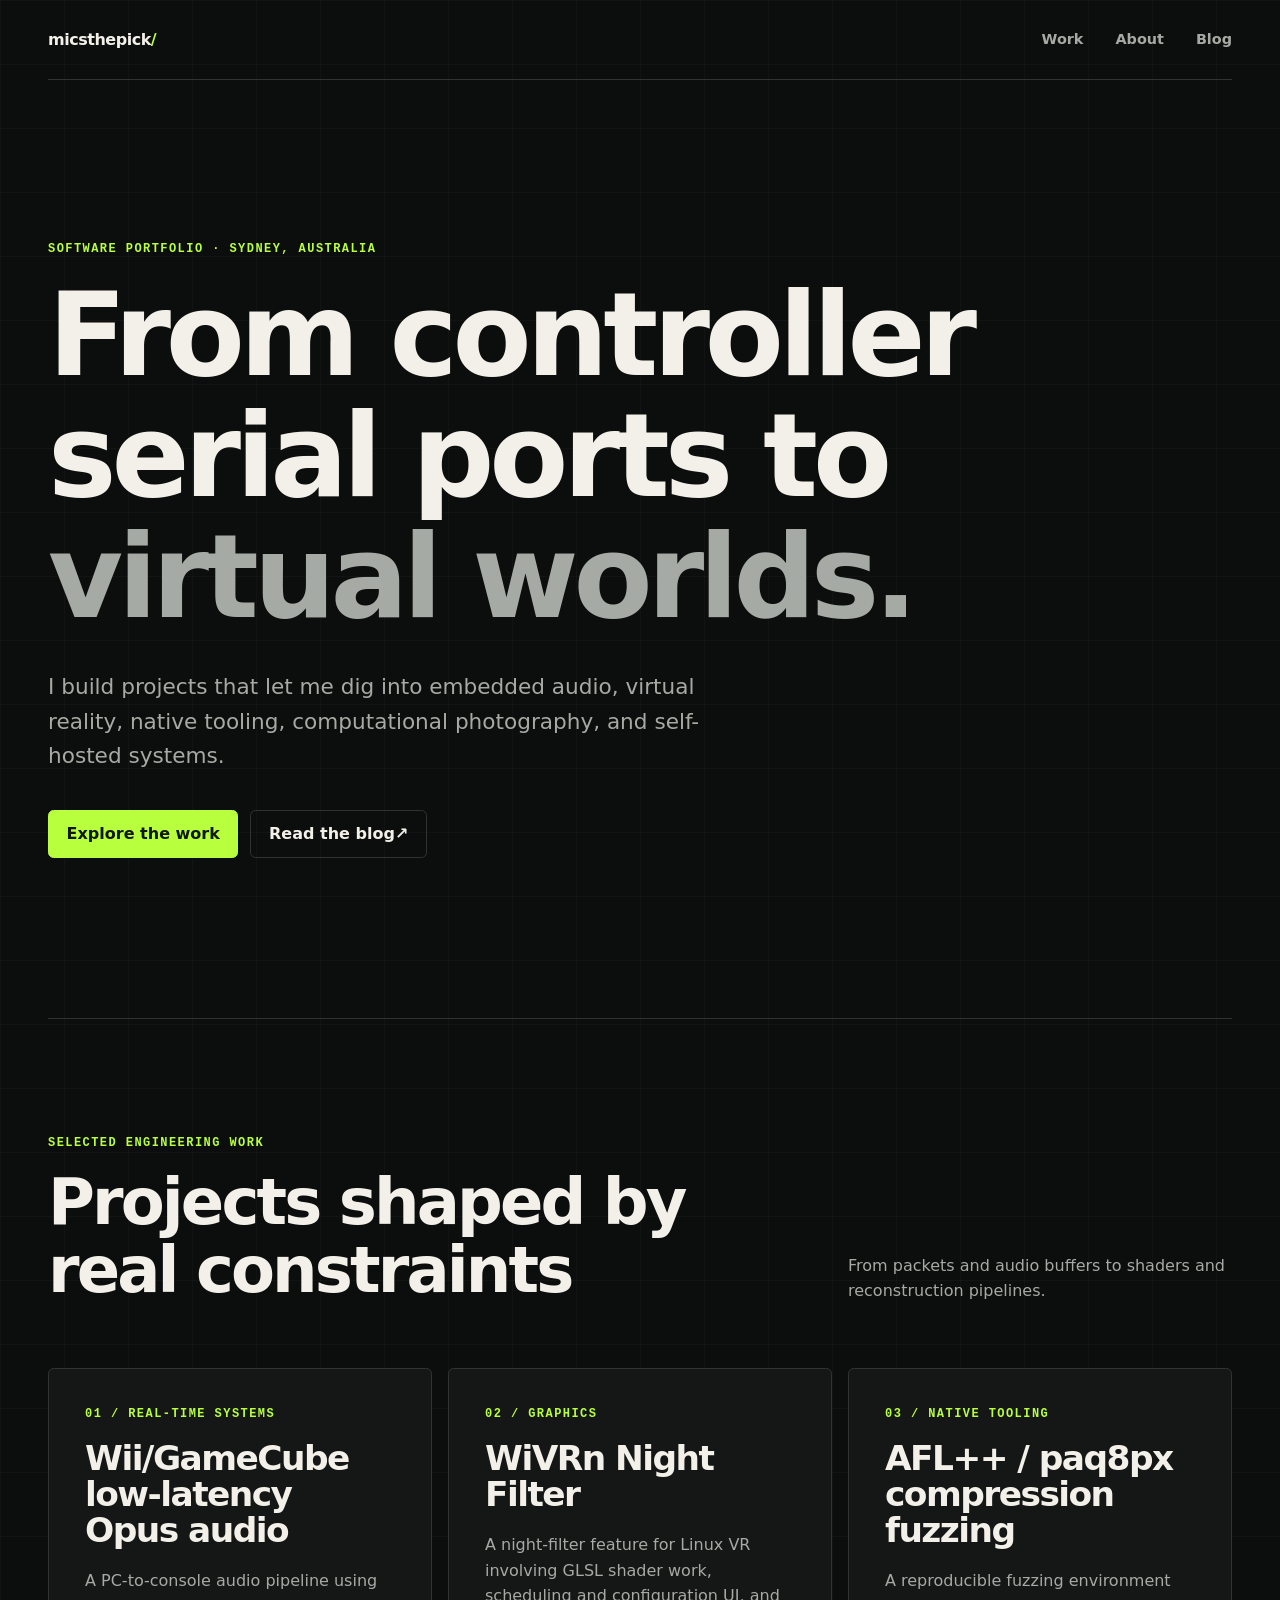
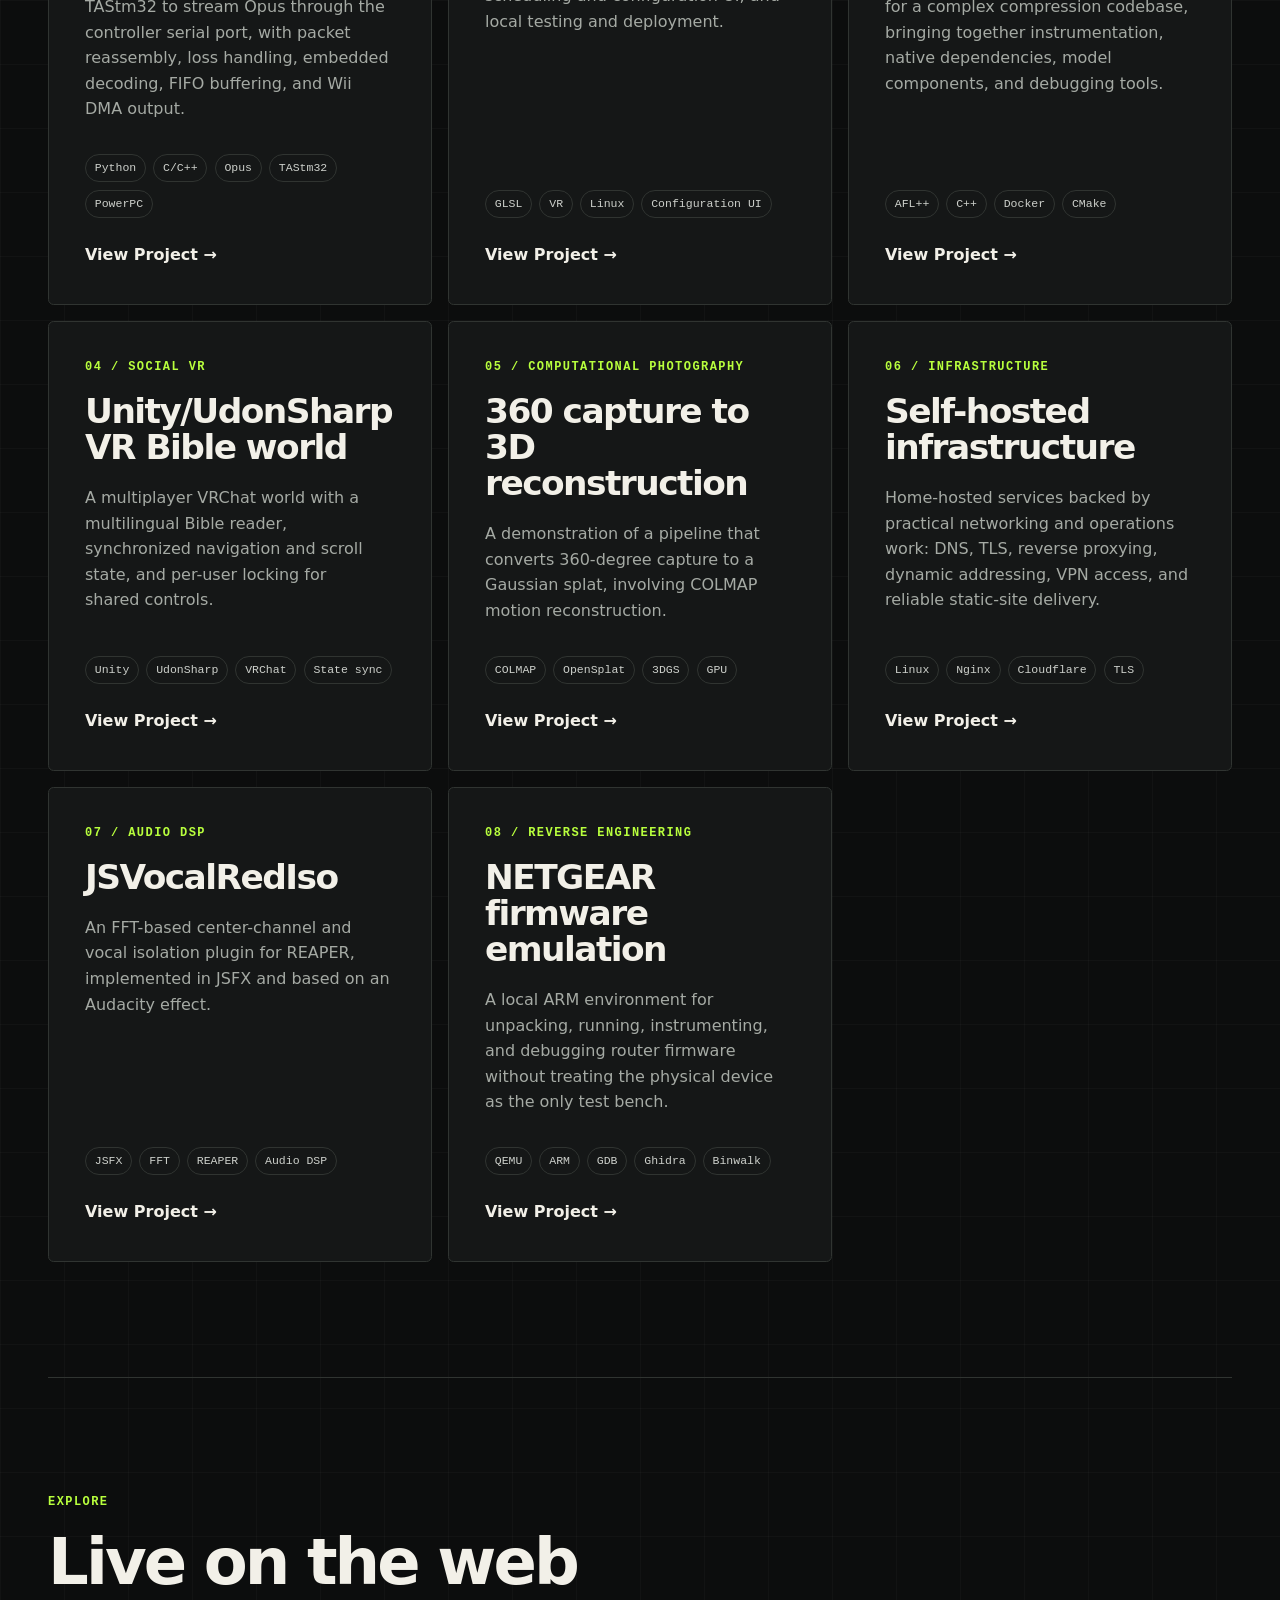
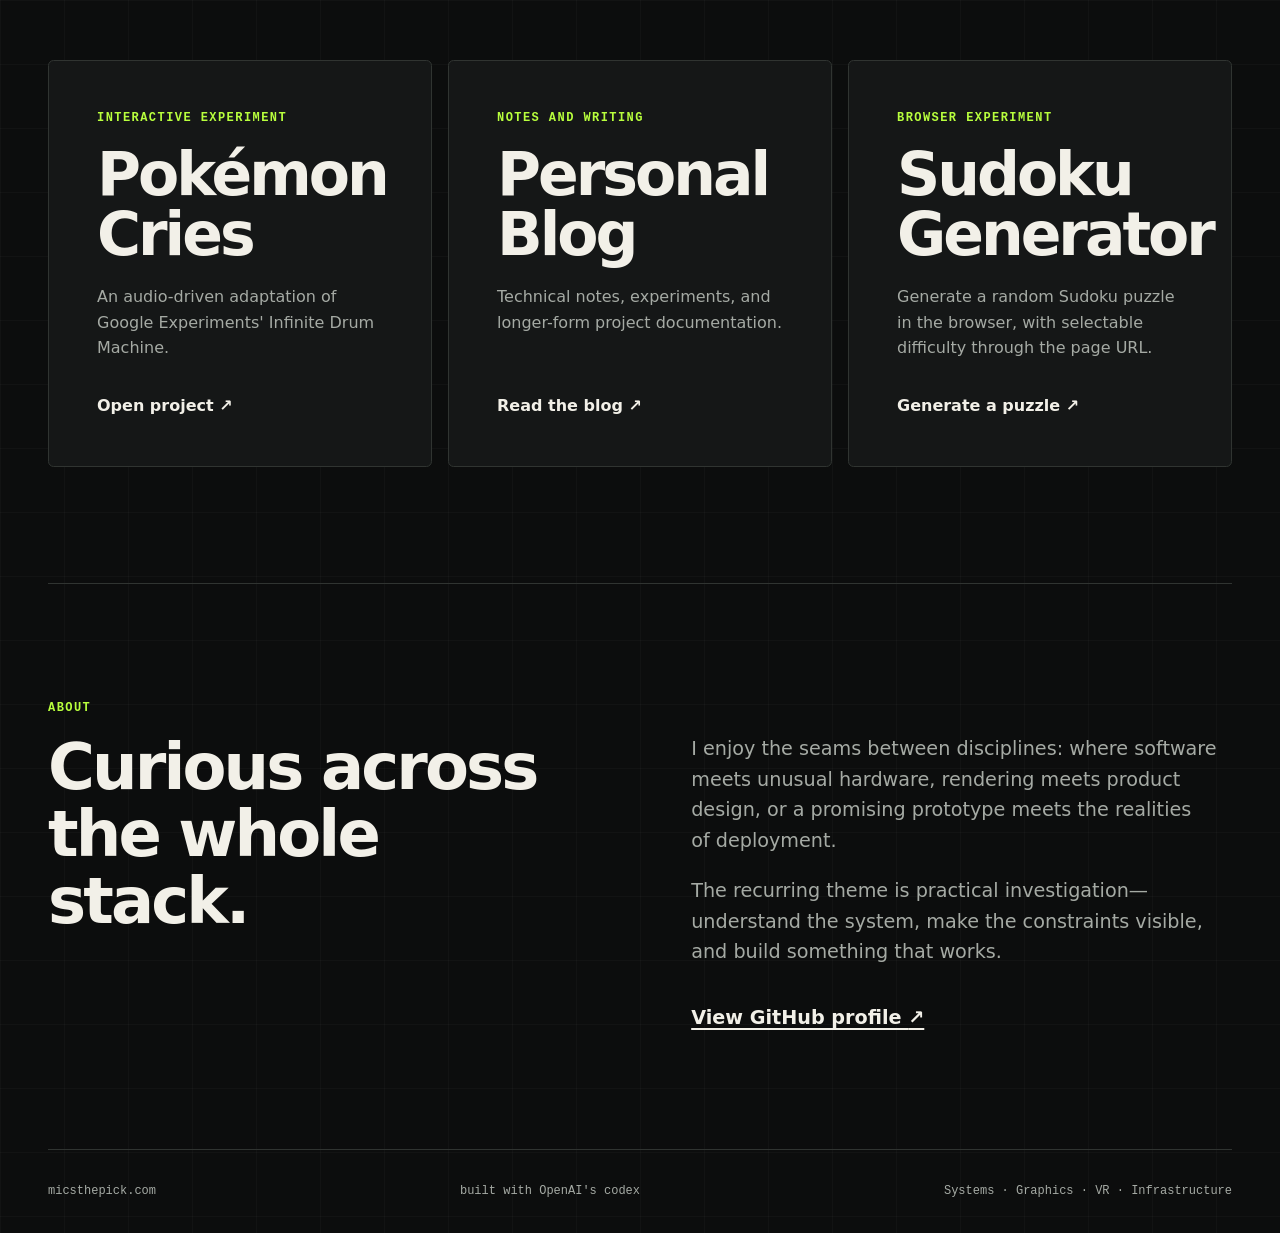
<file: index.html>
<!doctype html>
<html lang="en">
<head>
  <meta charset="utf-8">
  <meta name="viewport" content="width=device-width, initial-scale=1">
  <meta name="description" content="Selected systems, graphics, VR, and infrastructure projects by micsthepick.">
  <meta name="color-scheme" content="dark">
  <title>micsthepick — Software portfolio</title>
  <link rel="stylesheet" href="/styles.css">
</head>
<body>
  <a class="skip-link" href="#main">Skip to content</a>

  <header class="site-header">
    <a class="wordmark" href="/" aria-label="micsthepick home">micsthepick<span aria-hidden="true">/</span></a>
    <nav aria-label="Primary navigation">
      <a href="#work">Work</a>
      <a href="#about">About</a>
      <a href="/blog">Blog</a>
    </nav>
  </header>

  <main id="main">
    <section class="hero" aria-labelledby="hero-title">
      <p class="eyebrow">Software portfolio · Sydney, Australia</p>
      <h1 id="hero-title">From controller serial ports to <span>virtual worlds.</span></h1>
      <p class="hero-copy">I build projects that let me dig into embedded audio, virtual reality, native tooling, computational photography, and self-hosted systems.</p>
      <div class="hero-actions">
        <a class="button button-primary" href="#work">Explore the work</a>
        <a class="button" href="/blog">Read the blog <span aria-hidden="true">↗</span></a>
      </div>
    </section>

    <section class="work section" id="work" aria-labelledby="work-title">
      <div class="section-heading">
        <div>
          <p class="eyebrow">Selected engineering work</p>
          <h2 id="work-title">Projects shaped by real constraints</h2>
        </div>
        <p>From packets and audio buffers to shaders and reconstruction pipelines.</p>
      </div>

      <div class="project-grid">
        <a class="project-card" href="/projects/wii-gc-audio/">
          <p class="project-number">01 / Real-time systems</p>
          <h3>Wii/GameCube low-latency Opus audio</h3>
          <p>A PC-to-console audio pipeline using TAStm32 to stream Opus through the controller serial port, with packet reassembly, loss handling, embedded decoding, FIFO buffering, and Wii DMA output.</p>
          <ul class="tags" aria-label="Technologies">
            <li>Python</li><li>C/C++</li><li>Opus</li><li>TAStm32</li><li>PowerPC</li>
          </ul>
          <span class="project-link">View Project <span aria-hidden="true">→</span></span>
        </a>

        <a class="project-card" href="/projects/wivrn-greyscale/">
          <p class="project-number">02 / Graphics</p>
          <h3>WiVRn Night Filter</h3>
          <p>A night-filter feature for Linux VR involving GLSL shader work, scheduling and configuration UI, and local testing and deployment.</p>
          <ul class="tags" aria-label="Technologies">
            <li>GLSL</li><li>VR</li><li>Linux</li><li>Configuration UI</li>
          </ul>
          <span class="project-link">View Project <span aria-hidden="true">→</span></span>
        </a>

        <a class="project-card" href="/projects/paq8px-fuzzing/">
          <p class="project-number">03 / Native tooling</p>
          <h3>AFL++ / paq8px compression fuzzing</h3>
          <p>A reproducible fuzzing environment for a complex compression codebase, bringing together instrumentation, native dependencies, model components, and debugging tools.</p>
          <ul class="tags" aria-label="Technologies">
            <li>AFL++</li><li>C++</li><li>Docker</li><li>CMake</li>
          </ul>
          <span class="project-link">View Project <span aria-hidden="true">→</span></span>
        </a>

        <a class="project-card" href="/projects/vrchat-bible-world/">
          <p class="project-number">04 / Social VR</p>
          <h3>Unity/UdonSharp VR Bible world</h3>
          <p>A multiplayer VRChat world with a multilingual Bible reader, synchronized navigation and scroll state, and per-user locking for shared controls.</p>
          <ul class="tags" aria-label="Technologies">
            <li>Unity</li><li>UdonSharp</li><li>VRChat</li><li>State sync</li>
          </ul>
          <span class="project-link">View Project <span aria-hidden="true">→</span></span>
        </a>

        <a class="project-card" href="/projects/360-reconstruction/">
          <p class="project-number">05 / Computational photography</p>
          <h3>360 capture to 3D reconstruction</h3>
          <p>A demonstration of a pipeline that converts 360-degree capture to a Gaussian splat, involving COLMAP motion reconstruction.</p>
          <ul class="tags" aria-label="Technologies">
            <li>COLMAP</li><li>OpenSplat</li><li>3DGS</li><li>GPU</li>
          </ul>
          <span class="project-link">View Project <span aria-hidden="true">→</span></span>
        </a>

        <a class="project-card" href="https://github.com/micsthepick/micsthepick.github.io">
          <p class="project-number">06 / Infrastructure</p>
          <h3>Self-hosted infrastructure</h3>
          <p>Home-hosted services backed by practical networking and operations work: DNS, TLS, reverse proxying, dynamic addressing, VPN access, and reliable static-site delivery.</p>
          <ul class="tags" aria-label="Technologies">
            <li>Linux</li><li>Nginx</li><li>Cloudflare</li><li>TLS</li>
          </ul>
          <span class="project-link">View Project <span aria-hidden="true">→</span></span>
        </a>

        <a class="project-card" href="/projects/jsvocalrediso/">
          <p class="project-number">07 / Audio DSP</p>
          <h3>JSVocalRedIso</h3>
          <p>An FFT-based center-channel and vocal isolation plugin for REAPER, implemented in JSFX and based on an Audacity effect.</p>
          <ul class="tags" aria-label="Technologies">
            <li>JSFX</li><li>FFT</li><li>REAPER</li><li>Audio DSP</li>
          </ul>
          <span class="project-link">View Project <span aria-hidden="true">→</span></span>
        </a>

        <a class="project-card" href="/projects/netgear-sre/">
          <p class="project-number">08 / Reverse engineering</p>
          <h3>NETGEAR firmware emulation</h3>
          <p>A local ARM environment for unpacking, running, instrumenting, and debugging router firmware without treating the physical device as the only test bench.</p>
          <ul class="tags" aria-label="Technologies">
            <li>QEMU</li><li>ARM</li><li>GDB</li><li>Ghidra</li><li>Binwalk</li>
          </ul>
          <span class="project-link">View Project <span aria-hidden="true">→</span></span>
        </a>
      </div>
    </section>

    <section class="explore section" aria-labelledby="explore-title">
      <div class="section-heading">
        <div>
          <p class="eyebrow">Explore</p>
          <h2 id="explore-title">Live on the web</h2>
        </div>
      </div>

      <div class="destination-grid">
        <a class="destination-card pokemon" href="/drum-machine-pokemon-calls">
          <span class="destination-type">Interactive experiment</span>
          <strong>Pokémon Cries</strong>
          <span>An audio-driven adaptation of Google Experiments' Infinite Drum Machine.</span>
          <span class="destination-link">Open project <span aria-hidden="true">↗</span></span>
        </a>
        <a class="destination-card journal" href="/blog">
          <span class="destination-type">Notes and writing</span>
          <strong>Personal Blog</strong>
          <span>Technical notes, experiments, and longer-form project documentation.</span>
          <span class="destination-link">Read the blog <span aria-hidden="true">↗</span></span>
        </a>
        <a class="destination-card sudoku" href="/SudokuPage">
          <span class="destination-type">Browser experiment</span>
          <strong>Sudoku Generator</strong>
          <span>Generate a random Sudoku puzzle in the browser, with selectable difficulty through the page URL.</span>
          <span class="destination-link">Generate a puzzle <span aria-hidden="true">↗</span></span>
        </a>
      </div>
    </section>

    <section class="about section" id="about" aria-labelledby="about-title">
      <p class="eyebrow">About</p>
      <div class="about-layout">
        <h2 id="about-title">Curious across the whole stack.</h2>
        <div>
          <p>I enjoy the seams between disciplines: where software meets unusual hardware, rendering meets product design, or a promising prototype meets the realities of deployment.</p>
          <p>The recurring theme is practical investigation—understand the system, make the constraints visible, and build something that works.</p>
          <a class="text-link" href="https://github.com/micsthepick">View GitHub profile <span aria-hidden="true">↗</span></a>
        </div>
      </div>
    </section>
  </main>

  <footer class="site-footer">
    <span>micsthepick.com</span>
    <span>built with OpenAI's codex</span>
    <span>Systems · Graphics · VR · Infrastructure</span>
  </footer>
</body>
</html>
</file>
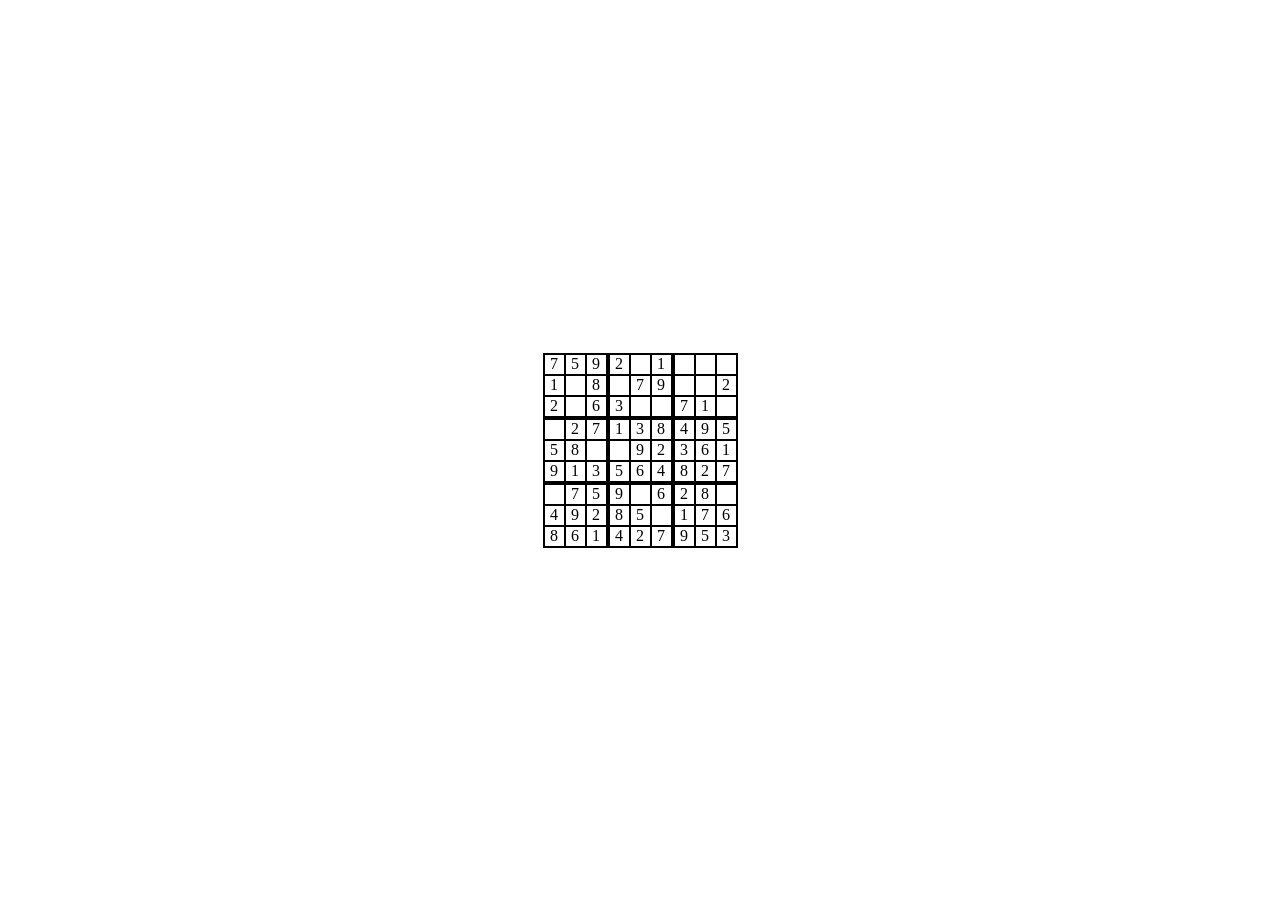
<file: SudokuPage/index.html>
﻿<!DOCTYPE html>

<html lang="en" xmlns="http://www.w3.org/1999/xhtml">
<head>
    <meta charset="utf-8" />
    <title>Random Sudoku Puzzles generated using https://github.com/robatron/sudoku.js </title>
    <style>
        .cell {
            width: 19px;
            height: 19px;
            border: 1px solid black;
            text-align: center;
        }

        .subrow {
            display: flex;
        }

        .block {
            border: 1px solid black;
        }

        #body {
            /*border: 1px solid black;*/
            position: relative;
            margin: auto;
            width: fit-content;
            padding: 0;
            background: white;
        }

        .vAlign {
            vertical-align: middle;
            display: table-cell;
        }

        body {
            width: 100%;
            height: 100%;
            position: absolute;
            top: 0;
            left: 0;
            display: table;
            margin: 0;
        }
    </style>
</head>
<body>
    <div class="vAlign">
        <div id="body">
            <div class="subrow">
                <div class="block">
                    <div class="subrow">
                        <div class="cell" id="00"></div>
                        <div class="cell" id="10"></div>
                        <div class="cell" id="20"></div>
                    </div>
                    <div class="subrow">
                        <div class="cell" id="01"></div>
                        <div class="cell" id="11"></div>
                        <div class="cell" id="21"></div>
                    </div>
                    <div class="subrow">
                        <div class="cell" id="02"></div>
                        <div class="cell" id="12"></div>
                        <div class="cell" id="22"></div>
                    </div>
                </div>
                <div class="block">
                    <div class="subrow">
                        <div class="cell" id="30"></div>
                        <div class="cell" id="40"></div>
                        <div class="cell" id="50"></div>
                    </div>
                    <div class="subrow">
                        <div class="cell" id="31"></div>
                        <div class="cell" id="41"></div>
                        <div class="cell" id="51"></div>
                    </div>
                    <div class="subrow">
                        <div class="cell" id="32"></div>
                        <div class="cell" id="42"></div>
                        <div class="cell" id="52"></div>
                    </div>
                </div>
                <div class="block">
                    <div class="subrow">
                        <div class="cell" id="60"></div>
                        <div class="cell" id="70"></div>
                        <div class="cell" id="80"></div>
                    </div>
                    <div class="subrow">
                        <div class="cell" id="61"></div>
                        <div class="cell" id="71"></div>
                        <div class="cell" id="81"></div>
                    </div>
                    <div class="subrow">
                        <div class="cell" id="62"></div>
                        <div class="cell" id="72"></div>
                        <div class="cell" id="82"></div>
                    </div>
                </div>
            </div>
            <div class="subrow">
                <div class="block">
                    <div class="subrow">
                        <div class="cell" id="03"></div>
                        <div class="cell" id="13"></div>
                        <div class="cell" id="23"></div>
                    </div>
                    <div class="subrow">
                        <div class="cell" id="04"></div>
                        <div class="cell" id="14"></div>
                        <div class="cell" id="24"></div>
                    </div>
                    <div class="subrow">
                        <div class="cell" id="05"></div>
                        <div class="cell" id="15"></div>
                        <div class="cell" id="25"></div>
                    </div>
                </div>
                <div class="block">
                    <div class="subrow">
                        <div class="cell" id="33"></div>
                        <div class="cell" id="43"></div>
                        <div class="cell" id="53"></div>
                    </div>
                    <div class="subrow">
                        <div class="cell" id="34"></div>
                        <div class="cell" id="44"></div>
                        <div class="cell" id="54"></div>
                    </div>
                    <div class="subrow">
                        <div class="cell" id="35"></div>
                        <div class="cell" id="45"></div>
                        <div class="cell" id="55"></div>
                    </div>
                </div>
                <div class="block">
                    <div class="subrow">
                        <div class="cell" id="63"></div>
                        <div class="cell" id="73"></div>
                        <div class="cell" id="83"></div>
                    </div>
                    <div class="subrow">
                        <div class="cell" id="64"></div>
                        <div class="cell" id="74"></div>
                        <div class="cell" id="84"></div>
                    </div>
                    <div class="subrow">
                        <div class="cell" id="65"></div>
                        <div class="cell" id="75"></div>
                        <div class="cell" id="85"></div>
                    </div>
                </div>
            </div>
            <div class="subrow">
                <div class="block">
                    <div class="subrow">
                        <div class="cell" id="06"></div>
                        <div class="cell" id="16"></div>
                        <div class="cell" id="26"></div>
                    </div>
                    <div class="subrow">
                        <div class="cell" id="07"></div>
                        <div class="cell" id="17"></div>
                        <div class="cell" id="27"></div>
                    </div>
                    <div class="subrow">
                        <div class="cell" id="08"></div>
                        <div class="cell" id="18"></div>
                        <div class="cell" id="28"></div>
                    </div>
                </div>
                <div class="block">
                    <div class="subrow">
                        <div class="cell" id="36"></div>
                        <div class="cell" id="46"></div>
                        <div class="cell" id="56"></div>
                    </div>
                    <div class="subrow">
                        <div class="cell" id="37"></div>
                        <div class="cell" id="47"></div>
                        <div class="cell" id="57"></div>
                    </div>
                    <div class="subrow">
                        <div class="cell" id="38"></div>
                        <div class="cell" id="48"></div>
                        <div class="cell" id="58"></div>
                    </div>
                </div>
                <div class="block">
                    <div class="subrow">
                        <div class="cell" id="66"></div>
                        <div class="cell" id="76"></div>
                        <div class="cell" id="86"></div>
                    </div>
                    <div class="subrow">
                        <div class="cell" id="67"></div>
                        <div class="cell" id="77"></div>
                        <div class="cell" id="87"></div>
                    </div>
                    <div class="subrow">
                        <div class="cell" id="68"></div>
                        <div class="cell" id="78"></div>
                        <div class="cell" id="88"></div>
                    </div>
                </div>
            </div>
        </div>
    </div>
    <!-- Puzzle Fetching script -->
    <script src="sudoku.js"></script>
    <script>
        var difficulty = window.location.search.slice(3);
        if (difficulty.trim() == "")
            difficulty = "easy";
        else {
            newD = 1 * difficulty;
            if (newD != NaN) {
                difficulty = newD;
            }
        }
        var puzzleData = sudoku.generate(difficulty);
        var x = 0;
        var y = 0;
        while (y != 9) {
            console.log("" + x + y);
            character = puzzleData[y * 9 + x];
            if (character != ".") {
                cell = document.getElementById("" + x + y);
                cell.innerHTML = character;
            }
            x += 1;
            if (x == 9) {
                x = 0;
                y += 1;
            }
        }
    </script>
</body>
</html>
</file>
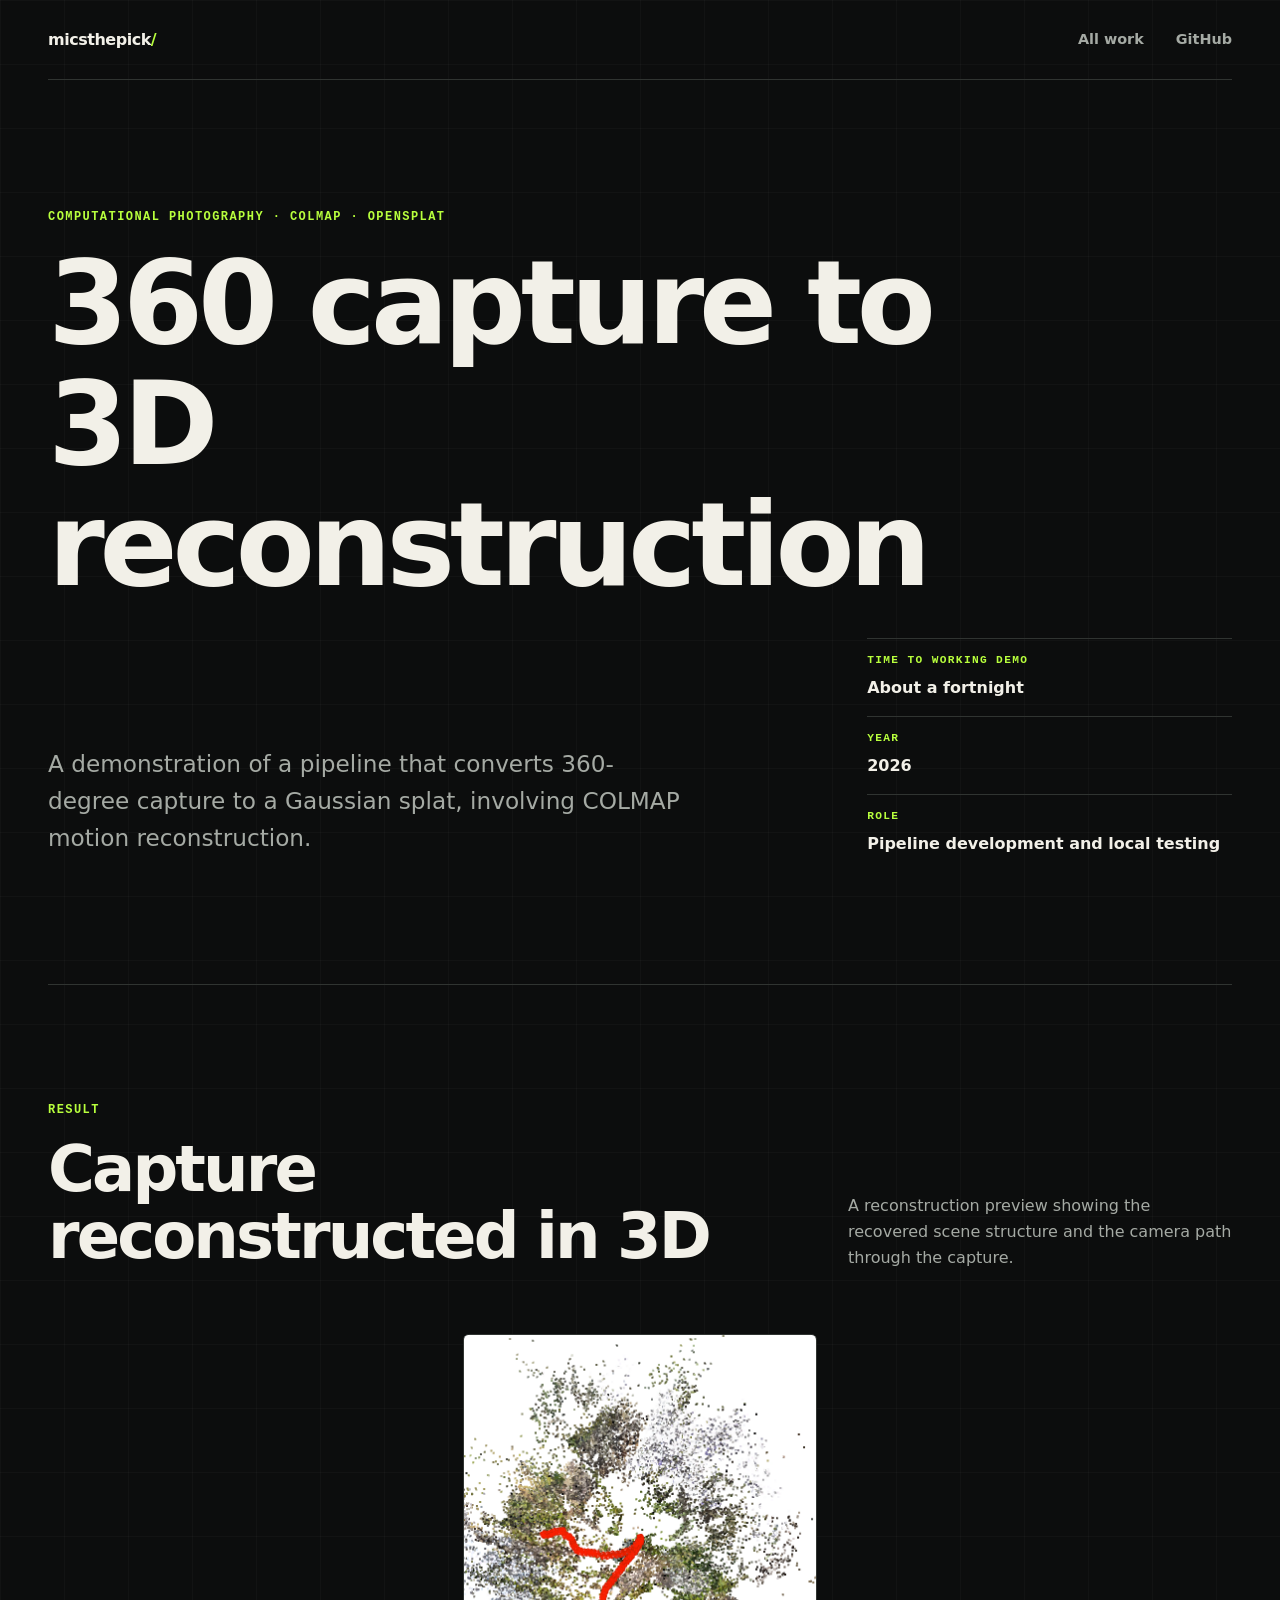
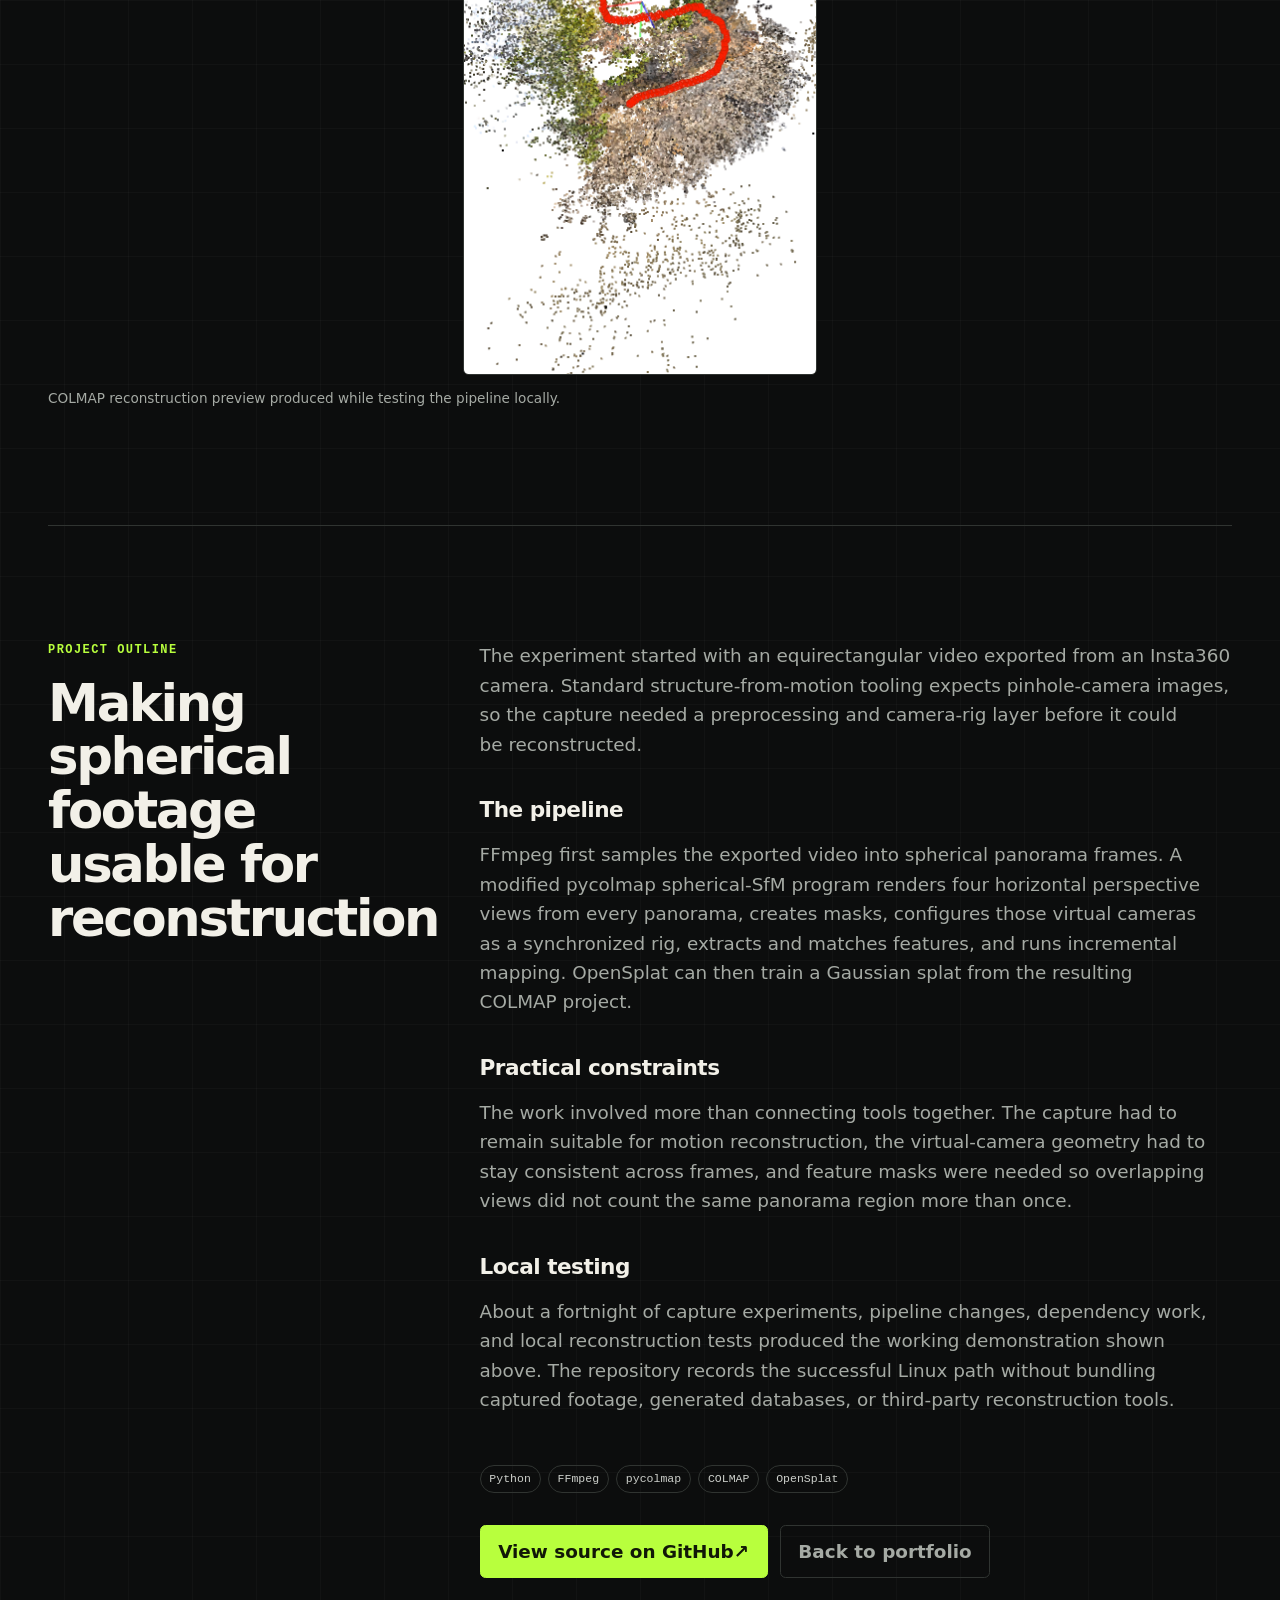
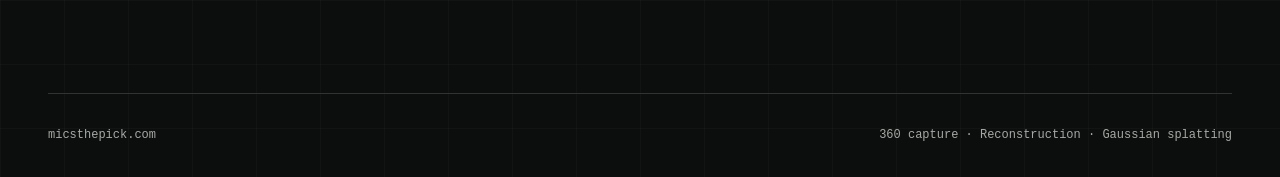
<file: projects/360-reconstruction/index.html>
<!doctype html>
<html lang="en">
<head>
  <meta charset="utf-8">
  <meta name="viewport" content="width=device-width, initial-scale=1">
  <meta name="description" content="A Linux pipeline for converting 360-degree capture into a COLMAP reconstruction and Gaussian splat.">
  <meta name="color-scheme" content="dark">
  <title>360 capture to 3D reconstruction — micsthepick</title>
  <link rel="stylesheet" href="/styles.css">
</head>
<body>
  <a class="skip-link" href="#main">Skip to content</a>

  <header class="site-header">
    <a class="wordmark" href="/" aria-label="micsthepick home">micsthepick<span aria-hidden="true">/</span></a>
    <nav aria-label="Project navigation">
      <a href="/#work">All work</a>
      <a href="https://github.com/micsthepick/gaussian-splatting-pipeline-linux">GitHub</a>
    </nav>
  </header>

  <main id="main">
    <header class="case-header">
      <p class="eyebrow">Computational photography · COLMAP · OpenSplat</p>
      <h1>360 capture to 3D reconstruction</h1>
      <div class="case-intro">
        <p class="case-summary">A demonstration of a pipeline that converts 360-degree capture to a Gaussian splat, involving COLMAP motion reconstruction.</p>
        <dl class="case-facts">
          <div>
            <dt>Time to working demo</dt>
            <dd>About a fortnight</dd>
          </div>
          <div>
            <dt>Year</dt>
            <dd>2026</dd>
          </div>
          <div>
            <dt>Role</dt>
            <dd>Pipeline development and local testing</dd>
          </div>
        </dl>
      </div>
    </header>

    <section class="section" aria-labelledby="result-title">
      <div class="section-heading">
        <div>
          <p class="eyebrow">Result</p>
          <h2 id="result-title">Capture reconstructed in 3D</h2>
        </div>
        <p>A reconstruction preview showing the recovered scene structure and the camera path through the capture.</p>
      </div>
      <figure class="case-media">
        <img class="portrait-media" src="/assets/projects/360-reconstruction/reconstruction.png" width="354" height="643" alt="Sparse outdoor 3D reconstruction with a red camera path winding through the point cloud">
        <figcaption>COLMAP reconstruction preview produced while testing the pipeline locally.</figcaption>
      </figure>
    </section>

    <section class="section case-content" aria-labelledby="project-title">
      <div>
        <p class="eyebrow">Project outline</p>
        <h2 id="project-title">Making spherical footage usable for reconstruction</h2>
      </div>
      <div class="case-prose">
        <p>The experiment started with an equirectangular video exported from an Insta360 camera. Standard structure-from-motion tooling expects pinhole-camera images, so the capture needed a preprocessing and camera-rig layer before it could be reconstructed.</p>

        <h3>The pipeline</h3>
        <p>FFmpeg first samples the exported video into spherical panorama frames. A modified pycolmap spherical-SfM program renders four horizontal perspective views from every panorama, creates masks, configures those virtual cameras as a synchronized rig, extracts and matches features, and runs incremental mapping. OpenSplat can then train a Gaussian splat from the resulting COLMAP project.</p>

        <h3>Practical constraints</h3>
        <p>The work involved more than connecting tools together. The capture had to remain suitable for motion reconstruction, the virtual-camera geometry had to stay consistent across frames, and feature masks were needed so overlapping views did not count the same panorama region more than once.</p>

        <h3>Local testing</h3>
        <p>About a fortnight of capture experiments, pipeline changes, dependency work, and local reconstruction tests produced the working demonstration shown above. The repository records the successful Linux path without bundling captured footage, generated databases, or third-party reconstruction tools.</p>

        <ul class="tags" aria-label="Technologies">
          <li>Python</li><li>FFmpeg</li><li>pycolmap</li><li>COLMAP</li><li>OpenSplat</li>
        </ul>
        <div class="case-links">
          <a class="button button-primary" href="https://github.com/micsthepick/gaussian-splatting-pipeline-linux">View source on GitHub <span aria-hidden="true">↗</span></a>
          <a class="button" href="/">Back to portfolio</a>
        </div>
      </div>
    </section>
  </main>

  <footer class="site-footer">
    <span>micsthepick.com</span>
    <span>360 capture · Reconstruction · Gaussian splatting</span>
  </footer>
</body>
</html>
</file>
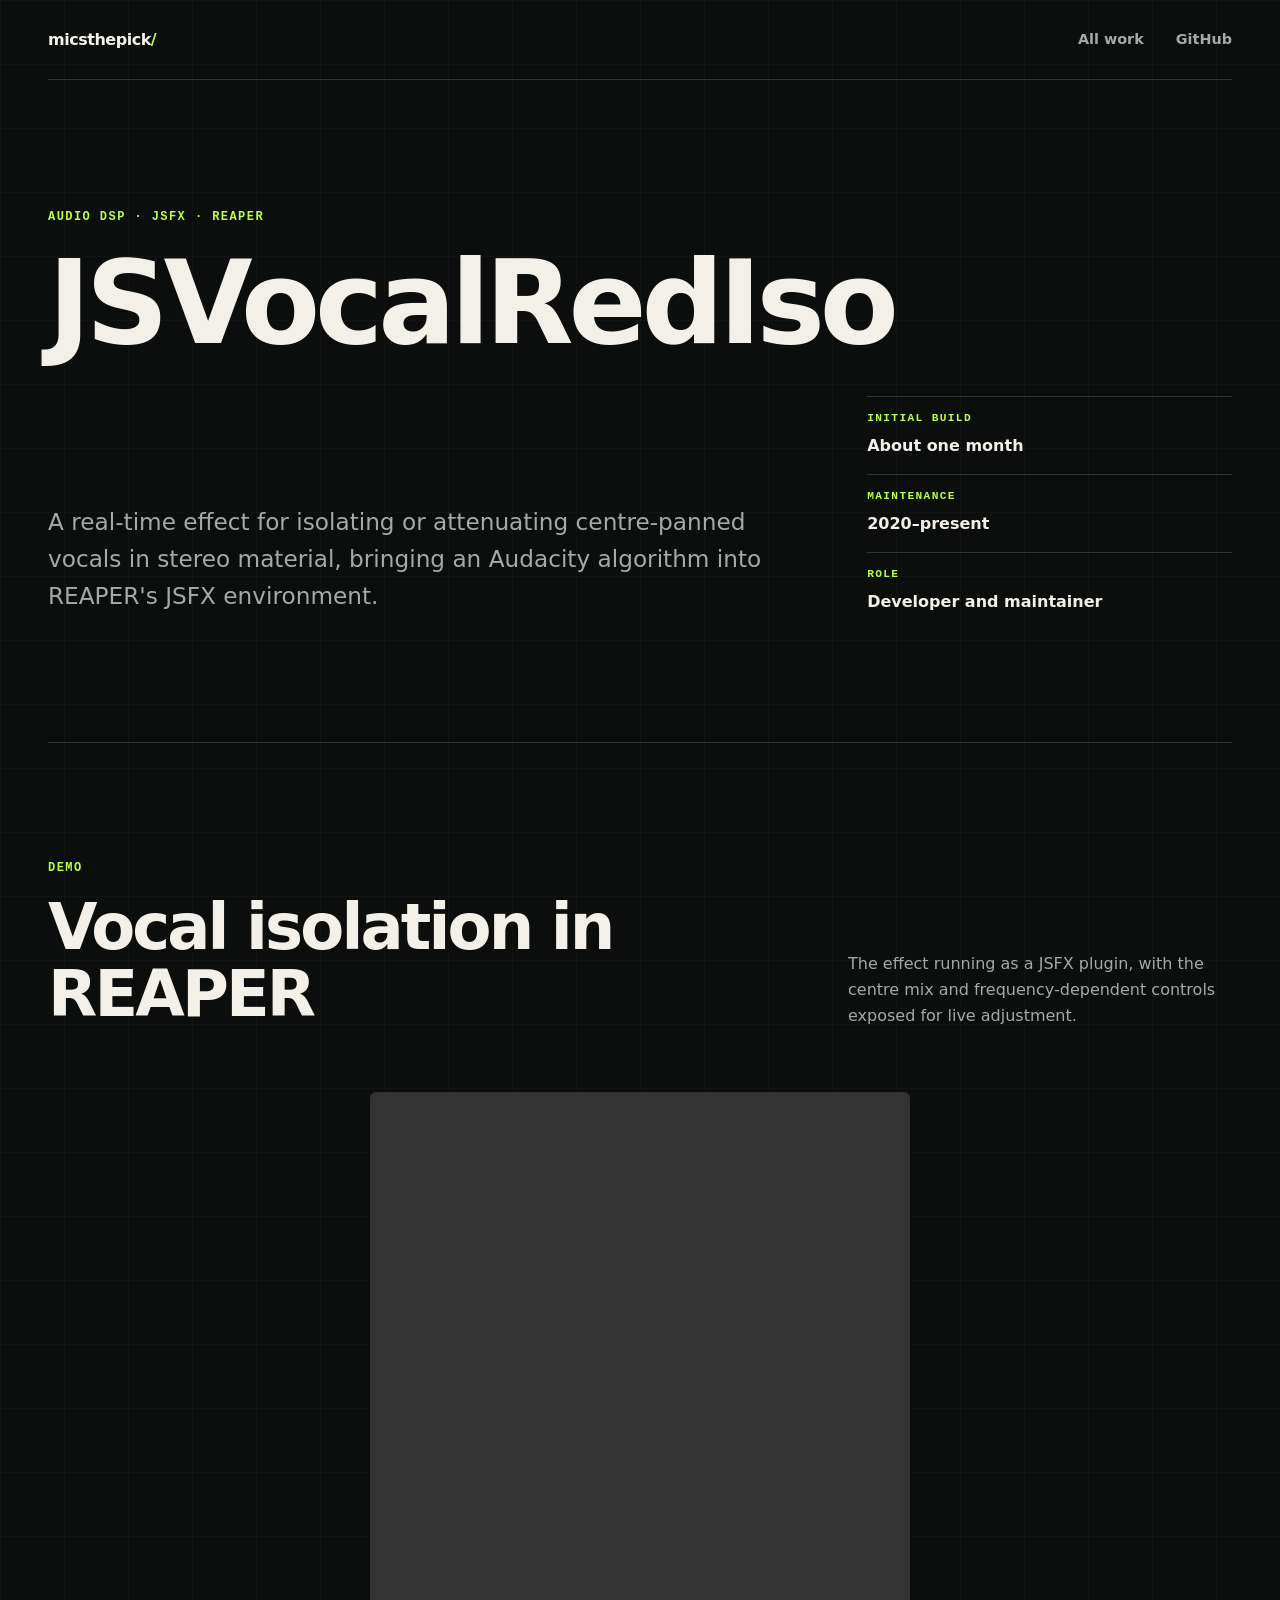
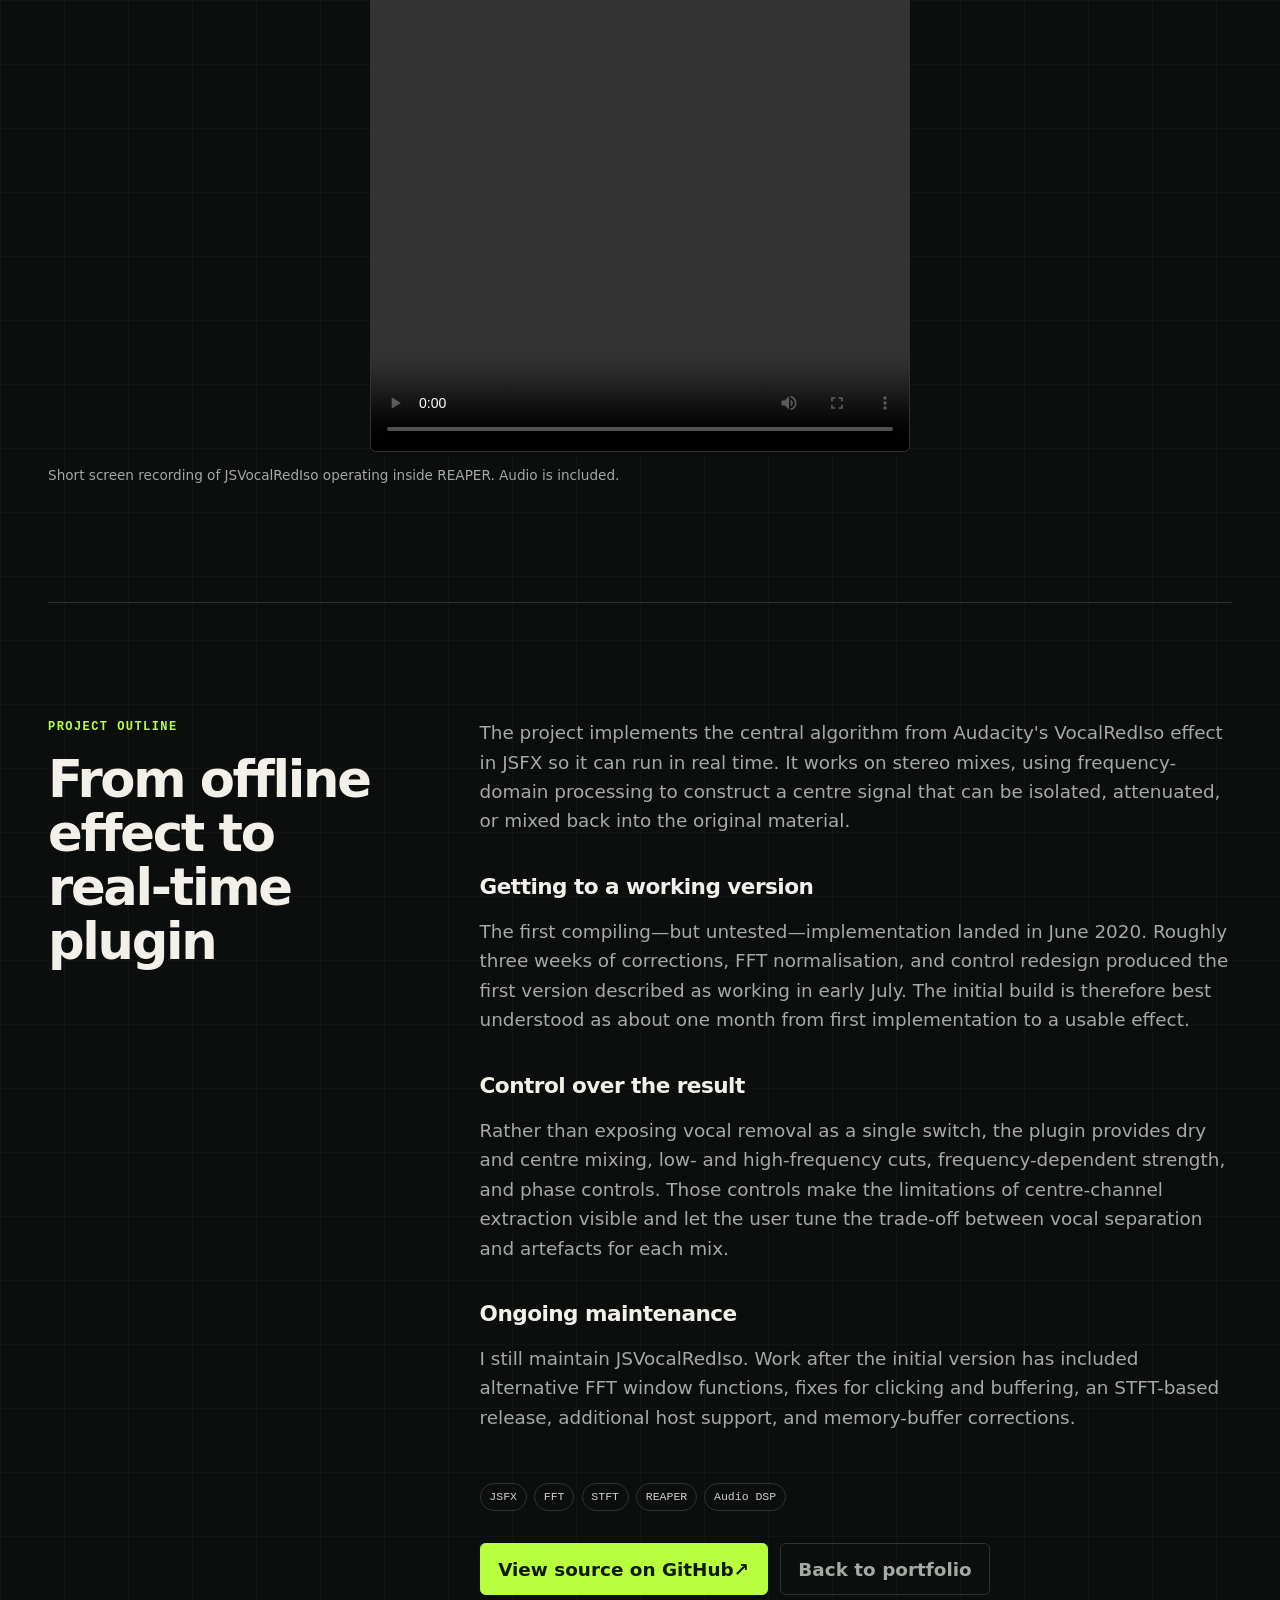
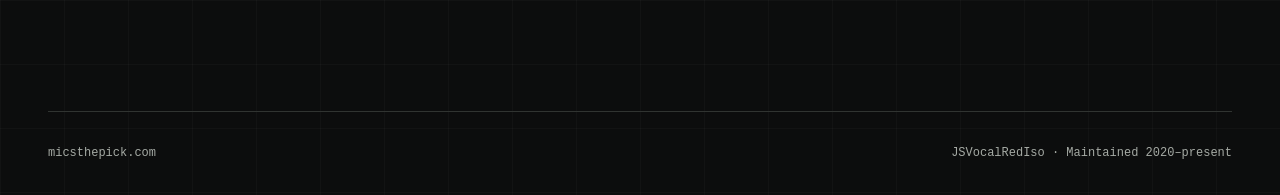
<file: projects/jsvocalrediso/index.html>
<!doctype html>
<html lang="en">
<head>
  <meta charset="utf-8">
  <meta name="viewport" content="width=device-width, initial-scale=1">
  <meta name="description" content="JSVocalRedIso: a real-time FFT vocal isolation and reduction effect for REAPER.">
  <meta name="color-scheme" content="dark">
  <title>JSVocalRedIso — micsthepick</title>
  <link rel="stylesheet" href="/styles.css">
</head>
<body>
  <a class="skip-link" href="#main">Skip to content</a>

  <header class="site-header">
    <a class="wordmark" href="/" aria-label="micsthepick home">micsthepick<span aria-hidden="true">/</span></a>
    <nav aria-label="Project navigation">
      <a href="/#work">All work</a>
      <a href="https://github.com/micsthepick/JSVocalRedIso">GitHub</a>
    </nav>
  </header>

  <main id="main">
    <header class="case-header">
      <p class="eyebrow">Audio DSP · JSFX · REAPER</p>
      <h1>JSVocalRedIso</h1>
      <div class="case-intro">
        <p class="case-summary">A real-time effect for isolating or attenuating centre-panned vocals in stereo material, bringing an Audacity algorithm into REAPER's JSFX environment.</p>
        <dl class="case-facts">
          <div>
            <dt>Initial build</dt>
            <dd>About one month</dd>
          </div>
          <div>
            <dt>Maintenance</dt>
            <dd>2020–present</dd>
          </div>
          <div>
            <dt>Role</dt>
            <dd>Developer and maintainer</dd>
          </div>
        </dl>
      </div>
    </header>

    <section class="section" aria-labelledby="demo-title">
      <div class="section-heading">
        <div>
          <p class="eyebrow">Demo</p>
          <h2 id="demo-title">Vocal isolation in REAPER</h2>
        </div>
        <p>The effect running as a JSFX plugin, with the centre mix and frequency-dependent controls exposed for live adjustment.</p>
      </div>
      <figure class="case-media">
        <video controls playsinline preload="metadata">
          <source src="/assets/projects/jsvocalrediso/demo.mp4" type="video/mp4">
          Your browser does not support embedded MP4 video. <a href="/assets/projects/jsvocalrediso/demo.mp4">Download the demo</a>.
        </video>
        <figcaption>Short screen recording of JSVocalRedIso operating inside REAPER. Audio is included.</figcaption>
      </figure>
    </section>

    <section class="section case-content" aria-labelledby="project-title">
      <div>
        <p class="eyebrow">Project outline</p>
        <h2 id="project-title">From offline effect to real-time plugin</h2>
      </div>
      <div class="case-prose">
        <p>The project implements the central algorithm from Audacity's VocalRedIso effect in JSFX so it can run in real time. It works on stereo mixes, using frequency-domain processing to construct a centre signal that can be isolated, attenuated, or mixed back into the original material.</p>

        <h3>Getting to a working version</h3>
        <p>The first compiling—but untested—implementation landed in June 2020. Roughly three weeks of corrections, FFT normalisation, and control redesign produced the first version described as working in early July. The initial build is therefore best understood as about one month from first implementation to a usable effect.</p>

        <h3>Control over the result</h3>
        <p>Rather than exposing vocal removal as a single switch, the plugin provides dry and centre mixing, low- and high-frequency cuts, frequency-dependent strength, and phase controls. Those controls make the limitations of centre-channel extraction visible and let the user tune the trade-off between vocal separation and artefacts for each mix.</p>

        <h3>Ongoing maintenance</h3>
        <p>I still maintain JSVocalRedIso. Work after the initial version has included alternative FFT window functions, fixes for clicking and buffering, an STFT-based release, additional host support, and memory-buffer corrections.</p>

        <ul class="tags" aria-label="Technologies">
          <li>JSFX</li><li>FFT</li><li>STFT</li><li>REAPER</li><li>Audio DSP</li>
        </ul>
        <div class="case-links">
          <a class="button button-primary" href="https://github.com/micsthepick/JSVocalRedIso">View source on GitHub <span aria-hidden="true">↗</span></a>
          <a class="button" href="/">Back to portfolio</a>
        </div>
      </div>
    </section>
  </main>

  <footer class="site-footer">
    <span>micsthepick.com</span>
    <span>JSVocalRedIso · Maintained 2020–present</span>
  </footer>
</body>
</html>
</file>
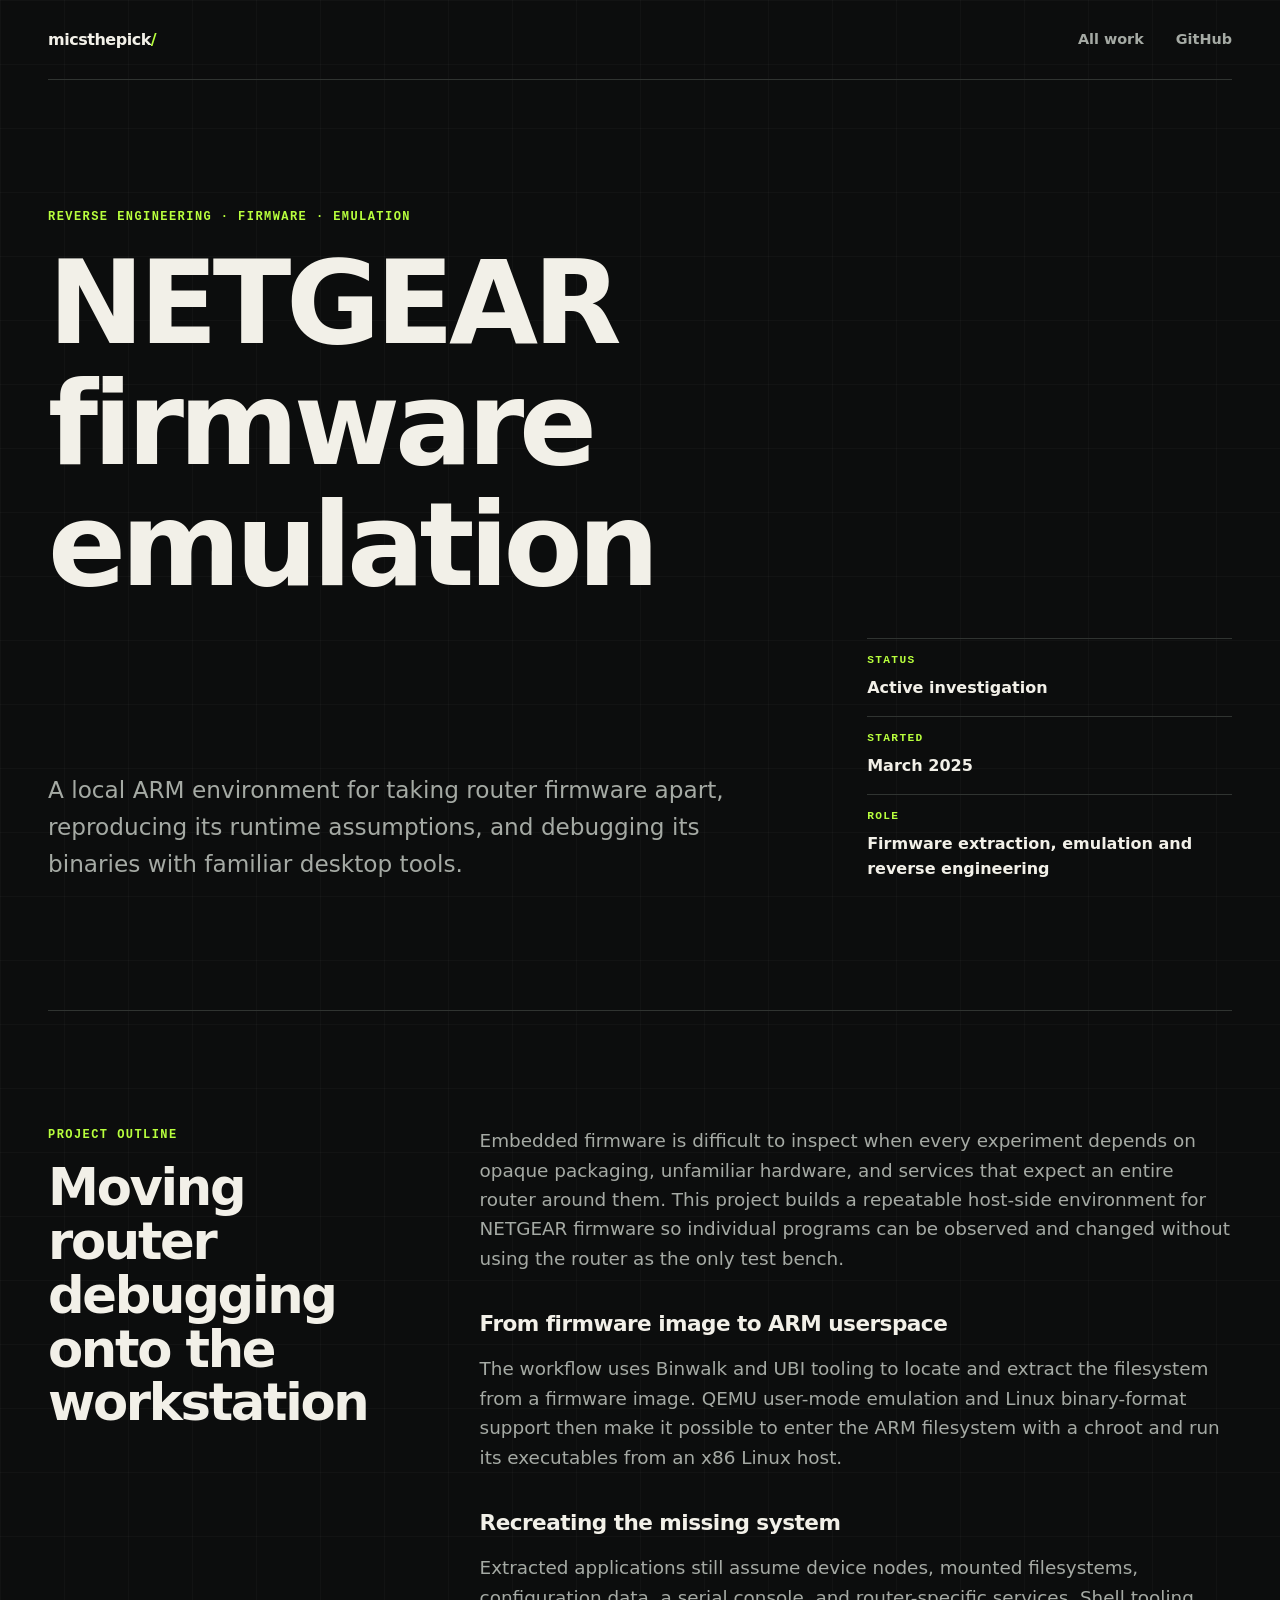
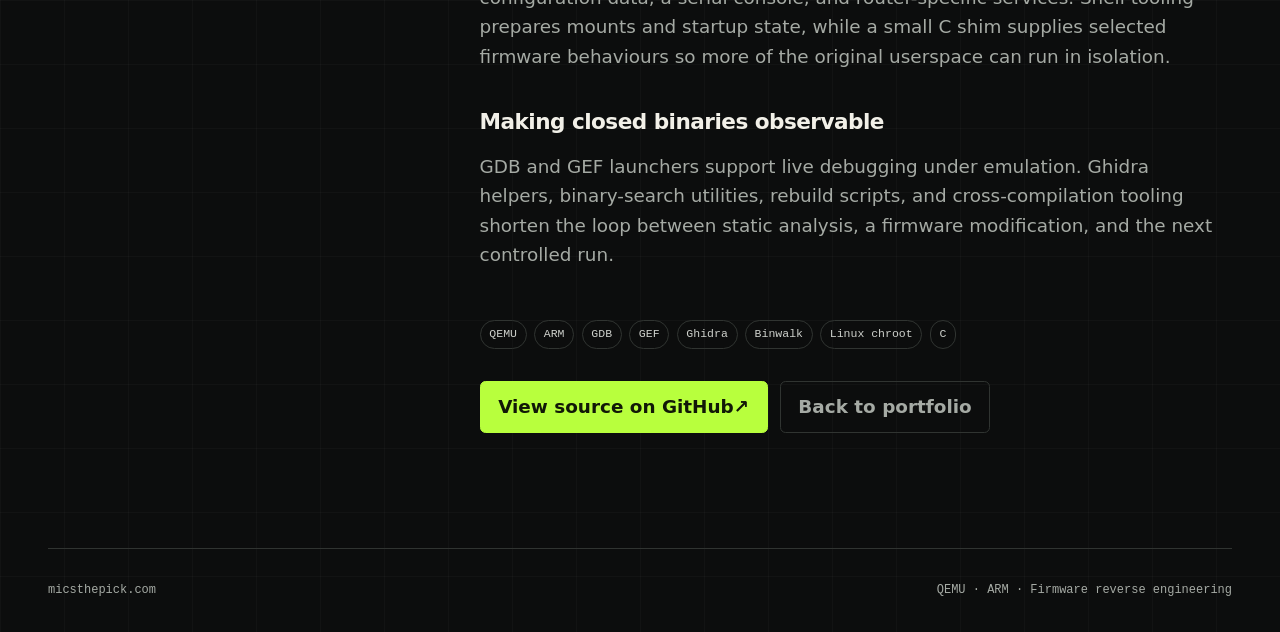
<file: projects/netgear-sre/index.html>
<!doctype html>
<html lang="en">
<head>
  <meta charset="utf-8">
  <meta name="viewport" content="width=device-width, initial-scale=1">
  <meta name="description" content="A local QEMU and chroot environment for reverse engineering and debugging NETGEAR router firmware.">
  <meta name="color-scheme" content="dark">
  <title>NETGEAR firmware emulation — micsthepick</title>
  <link rel="stylesheet" href="/styles.css">
</head>
<body>
  <a class="skip-link" href="#main">Skip to content</a>
  <header class="site-header">
    <a class="wordmark" href="/" aria-label="micsthepick home">micsthepick<span aria-hidden="true">/</span></a>
    <nav aria-label="Project navigation"><a href="/#work">All work</a><a href="https://github.com/micsthepick/NETGEAR_sre">GitHub</a></nav>
  </header>
  <main id="main">
    <header class="case-header">
      <p class="eyebrow">Reverse engineering · Firmware · Emulation</p>
      <h1>NETGEAR firmware emulation</h1>
      <div class="case-intro">
        <p class="case-summary">A local ARM environment for taking router firmware apart, reproducing its runtime assumptions, and debugging its binaries with familiar desktop tools.</p>
        <dl class="case-facts">
          <div><dt>Status</dt><dd>Active investigation</dd></div>
          <div><dt>Started</dt><dd>March 2025</dd></div>
          <div><dt>Role</dt><dd>Firmware extraction, emulation and reverse engineering</dd></div>
        </dl>
      </div>
    </header>
    <section class="section case-content" aria-labelledby="project-title">
      <div><p class="eyebrow">Project outline</p><h2 id="project-title">Moving router debugging onto the workstation</h2></div>
      <div class="case-prose">
        <p>Embedded firmware is difficult to inspect when every experiment depends on opaque packaging, unfamiliar hardware, and services that expect an entire router around them. This project builds a repeatable host-side environment for NETGEAR firmware so individual programs can be observed and changed without using the router as the only test bench.</p>
        <h3>From firmware image to ARM userspace</h3>
        <p>The workflow uses Binwalk and UBI tooling to locate and extract the filesystem from a firmware image. QEMU user-mode emulation and Linux binary-format support then make it possible to enter the ARM filesystem with a chroot and run its executables from an x86 Linux host.</p>
        <h3>Recreating the missing system</h3>
        <p>Extracted applications still assume device nodes, mounted filesystems, configuration data, a serial console, and router-specific services. Shell tooling prepares mounts and startup state, while a small C shim supplies selected firmware behaviours so more of the original userspace can run in isolation.</p>
        <h3>Making closed binaries observable</h3>
        <p>GDB and GEF launchers support live debugging under emulation. Ghidra helpers, binary-search utilities, rebuild scripts, and cross-compilation tooling shorten the loop between static analysis, a firmware modification, and the next controlled run.</p>
        <ul class="tags" aria-label="Technologies"><li>QEMU</li><li>ARM</li><li>GDB</li><li>GEF</li><li>Ghidra</li><li>Binwalk</li><li>Linux chroot</li><li>C</li></ul>
        <div class="case-links"><a class="button button-primary" href="https://github.com/micsthepick/NETGEAR_sre">View source on GitHub <span aria-hidden="true">↗</span></a><a class="button" href="/">Back to portfolio</a></div>
      </div>
    </section>
  </main>
  <footer class="site-footer"><span>micsthepick.com</span><span>QEMU · ARM · Firmware reverse engineering</span></footer>
</body>
</html>
</file>
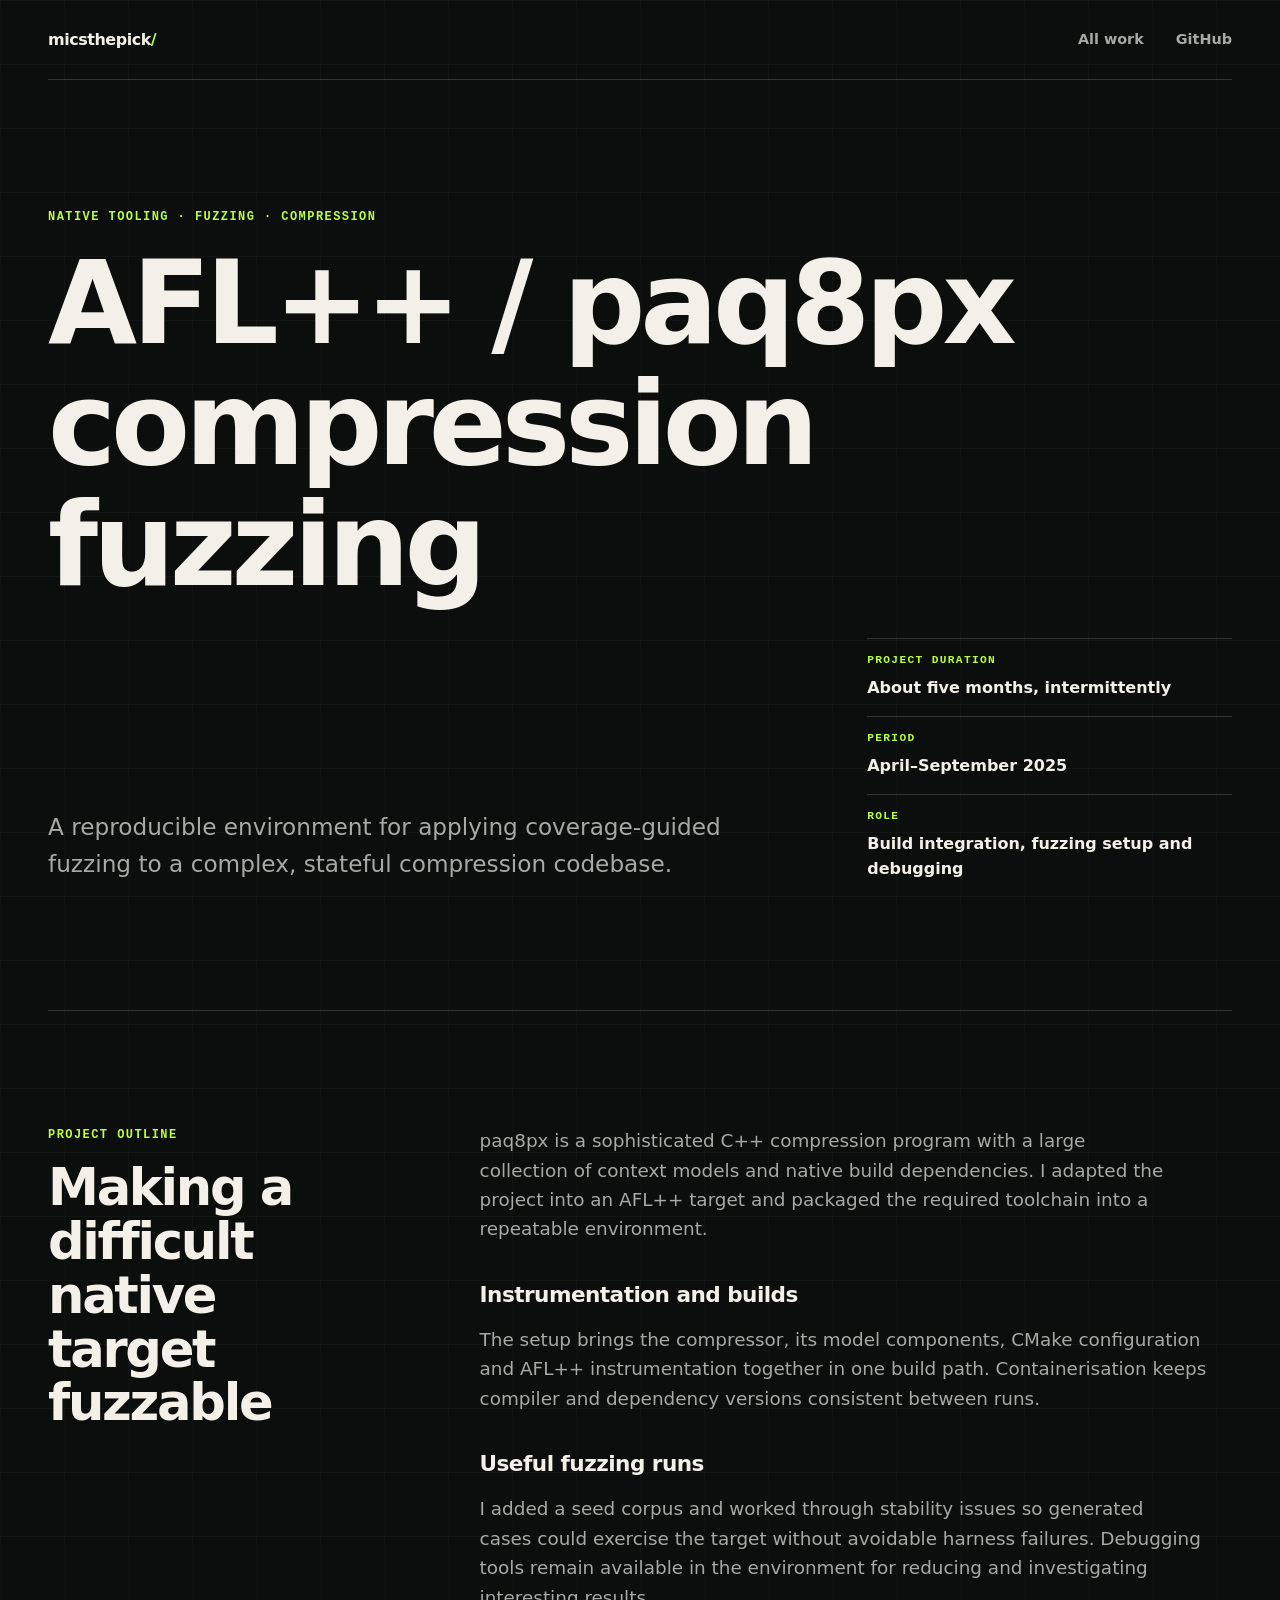
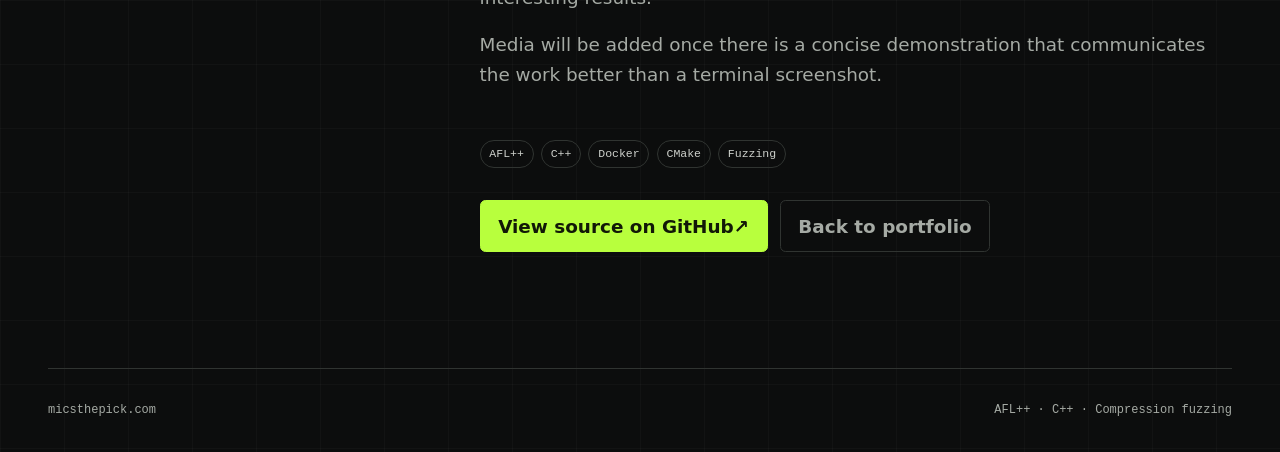
<file: projects/paq8px-fuzzing/index.html>
<!doctype html>
<html lang="en">
<head>
  <meta charset="utf-8">
  <meta name="viewport" content="width=device-width, initial-scale=1">
  <meta name="description" content="A reproducible AFL++ fuzzing environment for the paq8px compression codebase.">
  <meta name="color-scheme" content="dark">
  <title>AFL++ / paq8px compression fuzzing — micsthepick</title>
  <link rel="stylesheet" href="/styles.css">
</head>
<body>
  <a class="skip-link" href="#main">Skip to content</a>
  <header class="site-header">
    <a class="wordmark" href="/" aria-label="micsthepick home">micsthepick<span aria-hidden="true">/</span></a>
    <nav aria-label="Project navigation"><a href="/#work">All work</a><a href="https://github.com/micsthepick/paq8px">GitHub</a></nav>
  </header>
  <main id="main">
    <header class="case-header">
      <p class="eyebrow">Native tooling · Fuzzing · Compression</p>
      <h1>AFL++ / paq8px compression fuzzing</h1>
      <div class="case-intro">
        <p class="case-summary">A reproducible environment for applying coverage-guided fuzzing to a complex, stateful compression codebase.</p>
        <dl class="case-facts">
          <div><dt>Project duration</dt><dd>About five months, intermittently</dd></div>
          <div><dt>Period</dt><dd>April–September 2025</dd></div>
          <div><dt>Role</dt><dd>Build integration, fuzzing setup and debugging</dd></div>
        </dl>
      </div>
    </header>
    <section class="section case-content" aria-labelledby="project-title">
      <div><p class="eyebrow">Project outline</p><h2 id="project-title">Making a difficult native target fuzzable</h2></div>
      <div class="case-prose">
        <p>paq8px is a sophisticated C++ compression program with a large collection of context models and native build dependencies. I adapted the project into an AFL++ target and packaged the required toolchain into a repeatable environment.</p>
        <h3>Instrumentation and builds</h3>
        <p>The setup brings the compressor, its model components, CMake configuration and AFL++ instrumentation together in one build path. Containerisation keeps compiler and dependency versions consistent between runs.</p>
        <h3>Useful fuzzing runs</h3>
        <p>I added a seed corpus and worked through stability issues so generated cases could exercise the target without avoidable harness failures. Debugging tools remain available in the environment for reducing and investigating interesting results.</p>
        <p>Media will be added once there is a concise demonstration that communicates the work better than a terminal screenshot.</p>
        <ul class="tags" aria-label="Technologies"><li>AFL++</li><li>C++</li><li>Docker</li><li>CMake</li><li>Fuzzing</li></ul>
        <div class="case-links"><a class="button button-primary" href="https://github.com/micsthepick/paq8px">View source on GitHub <span aria-hidden="true">↗</span></a><a class="button" href="/">Back to portfolio</a></div>
      </div>
    </section>
  </main>
  <footer class="site-footer"><span>micsthepick.com</span><span>AFL++ · C++ · Compression fuzzing</span></footer>
</body>
</html>
</file>
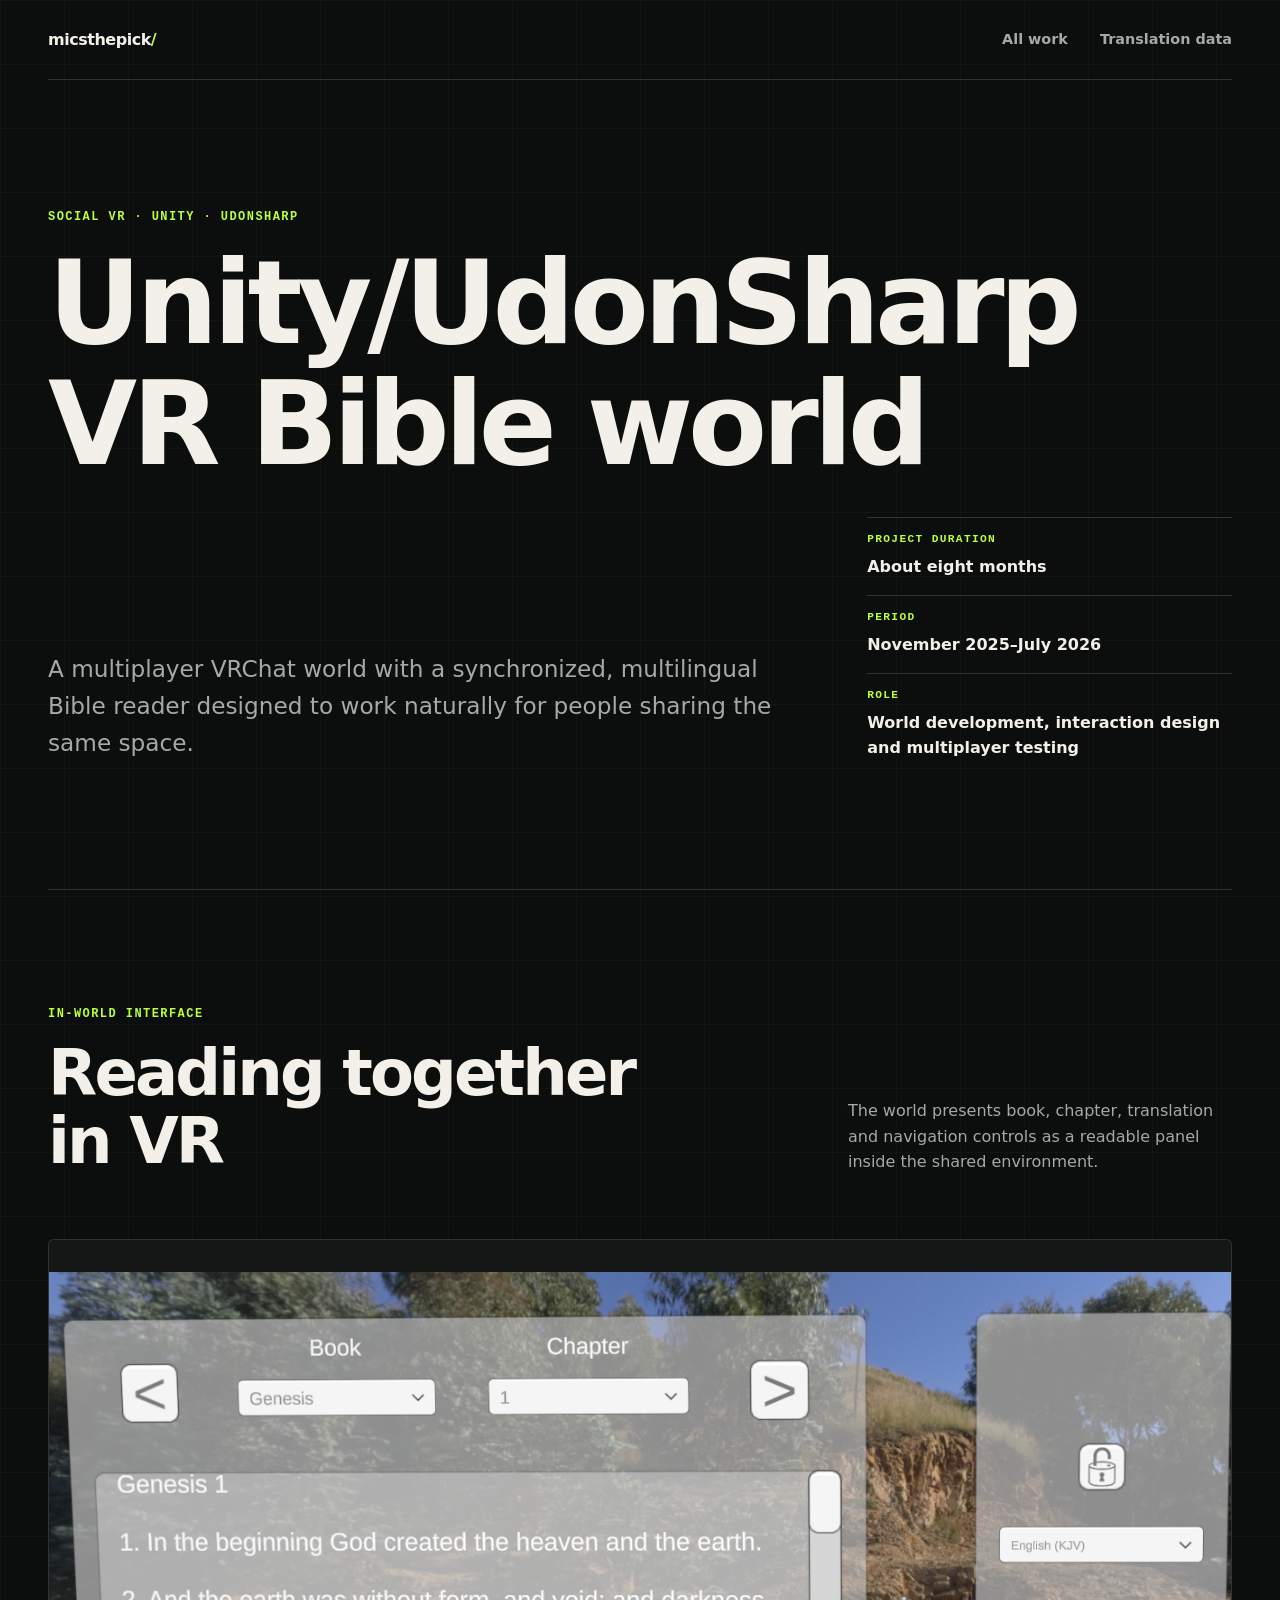
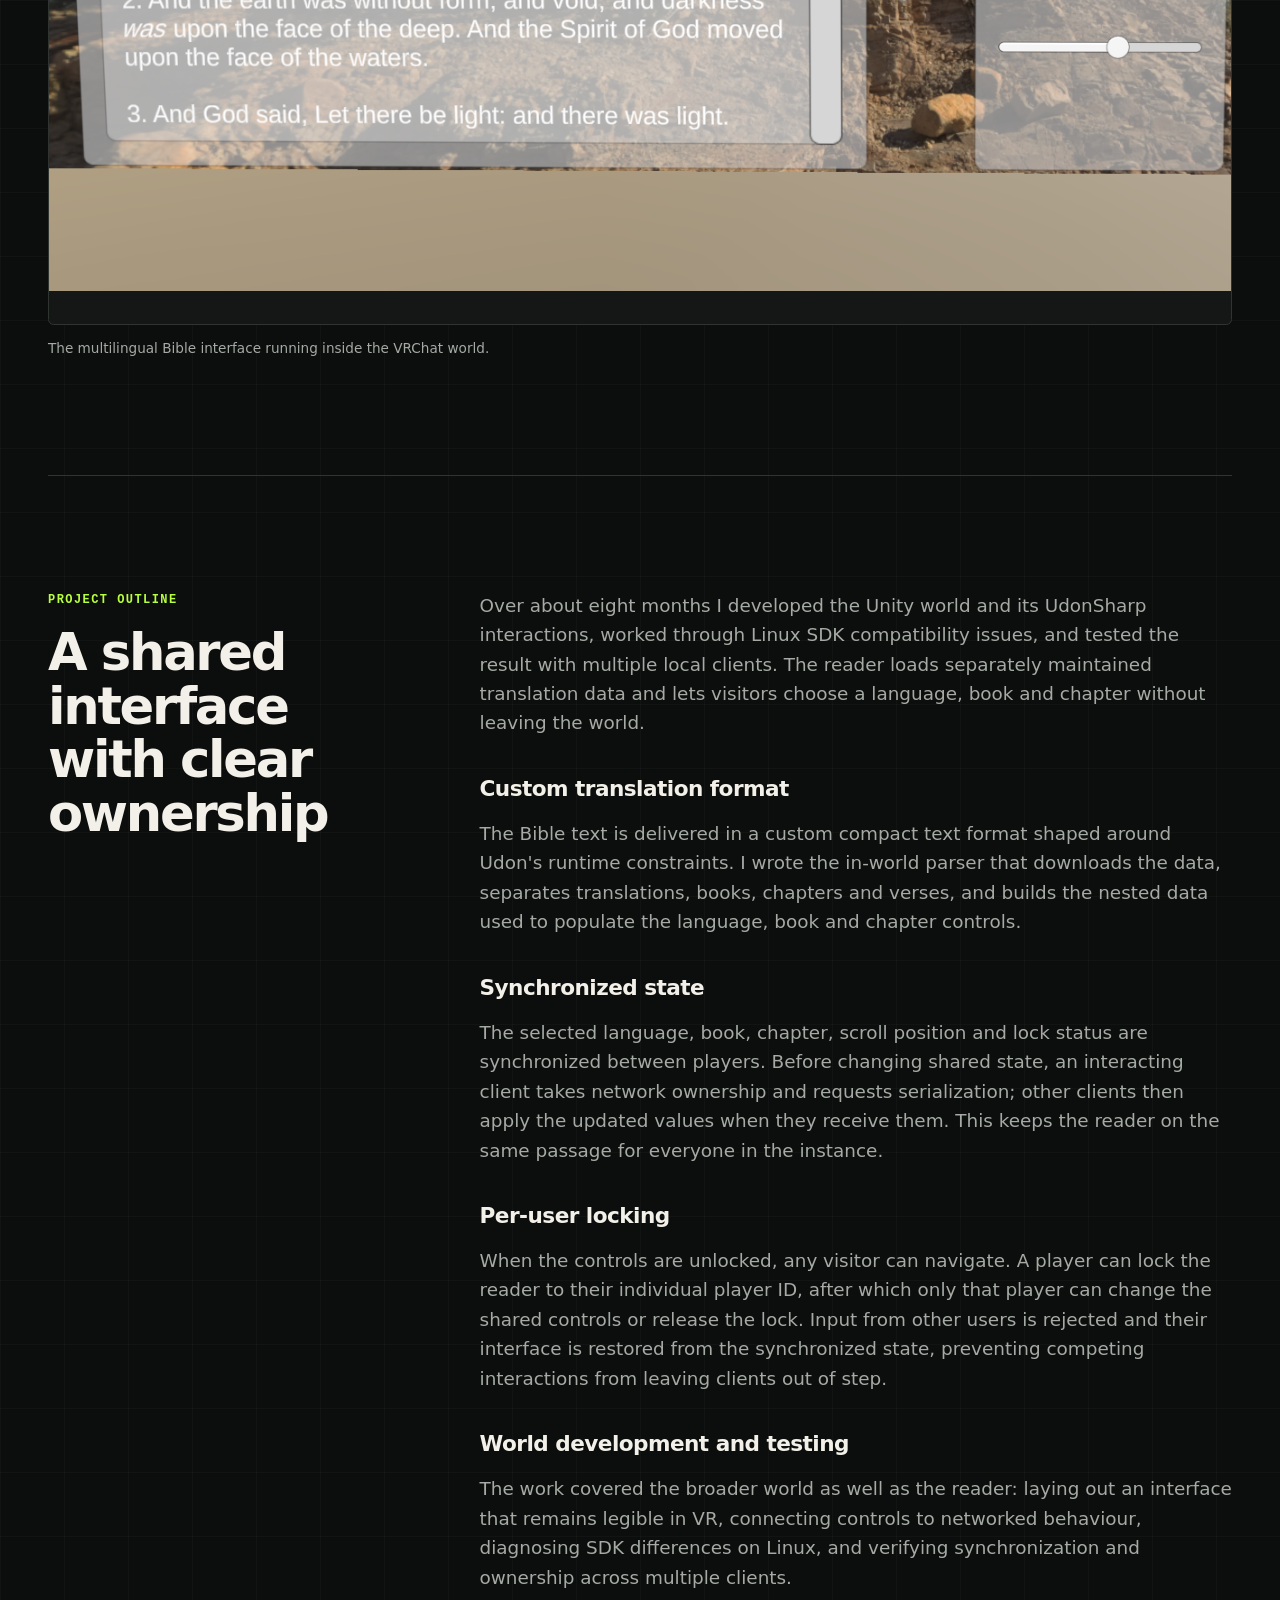
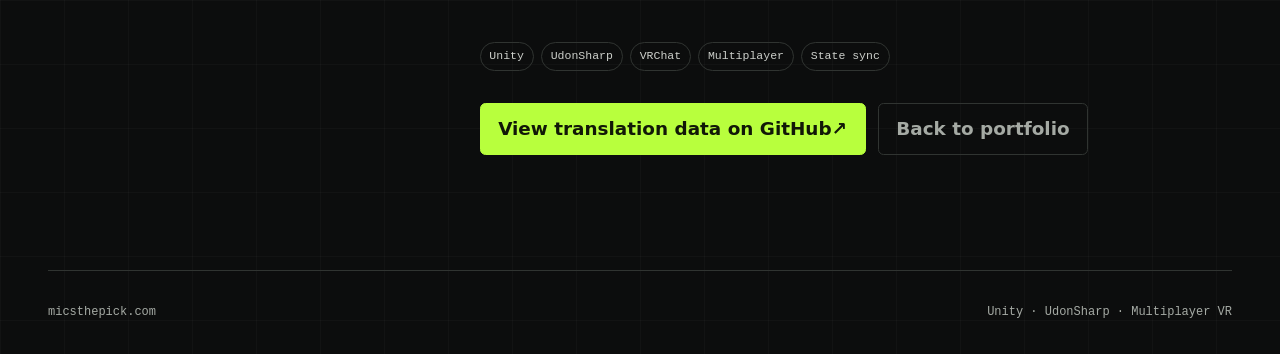
<file: projects/vrchat-bible-world/index.html>
<!doctype html>
<html lang="en">
<head>
  <meta charset="utf-8">
  <meta name="viewport" content="width=device-width, initial-scale=1">
  <meta name="description" content="A multiplayer VRChat world featuring a synchronized, multilingual Bible reader built with Unity and UdonSharp.">
  <meta name="color-scheme" content="dark">
  <title>Unity/UdonSharp VR Bible world — micsthepick</title>
  <link rel="stylesheet" href="/styles.css">
</head>
<body>
  <a class="skip-link" href="#main">Skip to content</a>

  <header class="site-header">
    <a class="wordmark" href="/" aria-label="micsthepick home">micsthepick<span aria-hidden="true">/</span></a>
    <nav aria-label="Project navigation">
      <a href="/#work">All work</a>
      <a href="https://github.com/micsthepick/vrchat-bible-data">Translation data</a>
    </nav>
  </header>

  <main id="main">
    <header class="case-header">
      <p class="eyebrow">Social VR · Unity · UdonSharp</p>
      <h1>Unity/UdonSharp VR Bible world</h1>
      <div class="case-intro">
        <p class="case-summary">A multiplayer VRChat world with a synchronized, multilingual Bible reader designed to work naturally for people sharing the same space.</p>
        <dl class="case-facts">
          <div>
            <dt>Project duration</dt>
            <dd>About eight months</dd>
          </div>
          <div>
            <dt>Period</dt>
            <dd>November 2025–July 2026</dd>
          </div>
          <div>
            <dt>Role</dt>
            <dd>World development, interaction design and multiplayer testing</dd>
          </div>
        </dl>
      </div>
    </header>

    <section class="section" aria-labelledby="result-title">
      <div class="section-heading">
        <div>
          <p class="eyebrow">In-world interface</p>
          <h2 id="result-title">Reading together in VR</h2>
        </div>
        <p>The world presents book, chapter, translation and navigation controls as a readable panel inside the shared environment.</p>
      </div>
      <figure class="case-media">
        <img src="/assets/projects/vrchat-bible-world/bible-interface.png" width="1310" height="686" alt="VRChat Bible reader showing Genesis chapter 1, book and chapter selectors, a language selector and a lock control">
        <figcaption>The multilingual Bible interface running inside the VRChat world.</figcaption>
      </figure>
    </section>

    <section class="section case-content" aria-labelledby="project-title">
      <div>
        <p class="eyebrow">Project outline</p>
        <h2 id="project-title">A shared interface with clear ownership</h2>
      </div>
      <div class="case-prose">
        <p>Over about eight months I developed the Unity world and its UdonSharp interactions, worked through Linux SDK compatibility issues, and tested the result with multiple local clients. The reader loads separately maintained translation data and lets visitors choose a language, book and chapter without leaving the world.</p>

        <h3>Custom translation format</h3>
        <p>The Bible text is delivered in a custom compact text format shaped around Udon's runtime constraints. I wrote the in-world parser that downloads the data, separates translations, books, chapters and verses, and builds the nested data used to populate the language, book and chapter controls.</p>

        <h3>Synchronized state</h3>
        <p>The selected language, book, chapter, scroll position and lock status are synchronized between players. Before changing shared state, an interacting client takes network ownership and requests serialization; other clients then apply the updated values when they receive them. This keeps the reader on the same passage for everyone in the instance.</p>

        <h3>Per-user locking</h3>
        <p>When the controls are unlocked, any visitor can navigate. A player can lock the reader to their individual player ID, after which only that player can change the shared controls or release the lock. Input from other users is rejected and their interface is restored from the synchronized state, preventing competing interactions from leaving clients out of step.</p>

        <h3>World development and testing</h3>
        <p>The work covered the broader world as well as the reader: laying out an interface that remains legible in VR, connecting controls to networked behaviour, diagnosing SDK differences on Linux, and verifying synchronization and ownership across multiple clients.</p>

        <ul class="tags" aria-label="Technologies">
          <li>Unity</li><li>UdonSharp</li><li>VRChat</li><li>Multiplayer</li><li>State sync</li>
        </ul>
        <div class="case-links">
          <a class="button button-primary" href="https://github.com/micsthepick/vrchat-bible-data">View translation data on GitHub <span aria-hidden="true">↗</span></a>
          <a class="button" href="/">Back to portfolio</a>
        </div>
      </div>
    </section>
  </main>

  <footer class="site-footer">
    <span>micsthepick.com</span>
    <span>Unity · UdonSharp · Multiplayer VR</span>
  </footer>
</body>
</html>
</file>
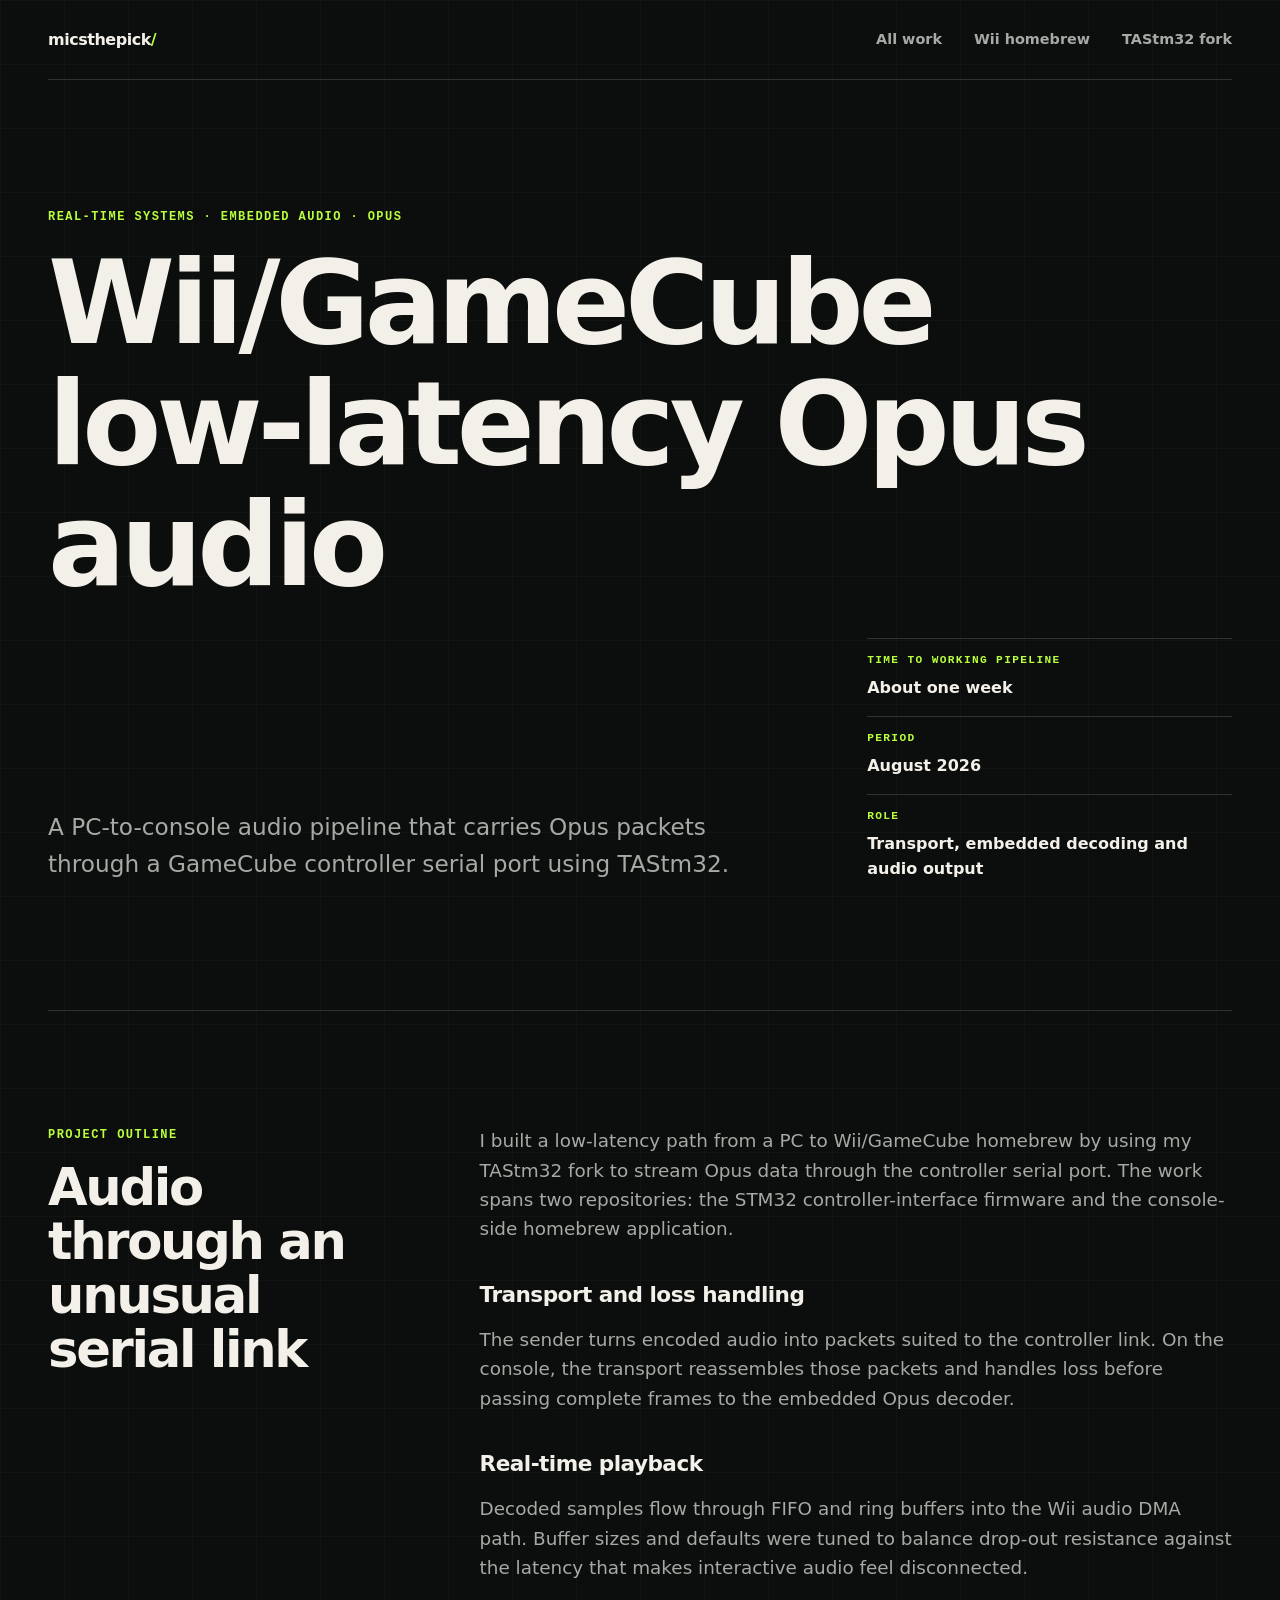
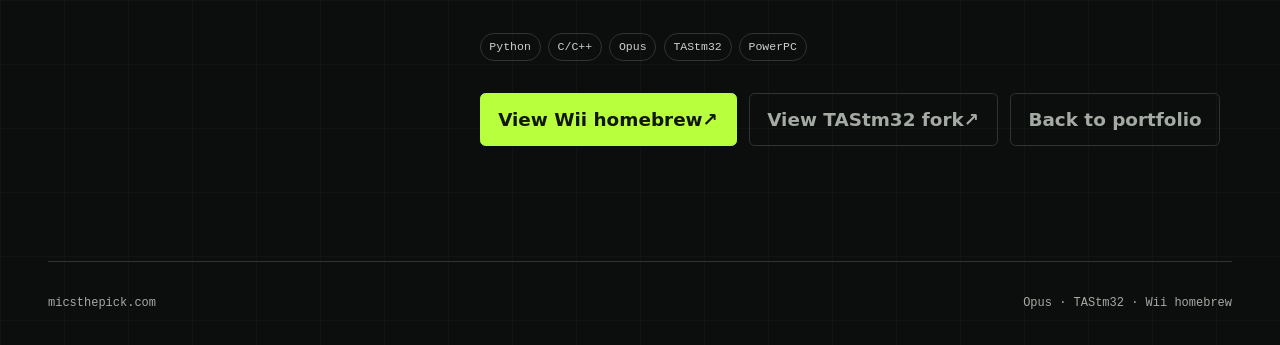
<file: projects/wii-gc-audio/index.html>
<!doctype html>
<html lang="en">
<head>
  <meta charset="utf-8">
  <meta name="viewport" content="width=device-width, initial-scale=1">
  <meta name="description" content="A low-latency Opus audio pipeline using TAStm32 and the Wii or GameCube controller serial port.">
  <meta name="color-scheme" content="dark">
  <title>Wii/GameCube low-latency Opus audio — micsthepick</title>
  <link rel="stylesheet" href="/styles.css">
</head>
<body>
  <a class="skip-link" href="#main">Skip to content</a>
  <header class="site-header">
    <a class="wordmark" href="/" aria-label="micsthepick home">micsthepick<span aria-hidden="true">/</span></a>
    <nav aria-label="Project navigation"><a href="/#work">All work</a><a href="https://github.com/micsthepick/wii-gc-audio">Wii homebrew</a><a href="https://github.com/micsthepick/TAStm32">TAStm32 fork</a></nav>
  </header>
  <main id="main">
    <header class="case-header">
      <p class="eyebrow">Real-time systems · Embedded audio · Opus</p>
      <h1>Wii/GameCube low-latency Opus audio</h1>
      <div class="case-intro">
        <p class="case-summary">A PC-to-console audio pipeline that carries Opus packets through a GameCube controller serial port using TAStm32.</p>
        <dl class="case-facts">
          <div><dt>Time to working pipeline</dt><dd>About one week</dd></div>
          <div><dt>Period</dt><dd>August 2026</dd></div>
          <div><dt>Role</dt><dd>Transport, embedded decoding and audio output</dd></div>
        </dl>
      </div>
    </header>
    <section class="section case-content" aria-labelledby="project-title">
      <div><p class="eyebrow">Project outline</p><h2 id="project-title">Audio through an unusual serial link</h2></div>
      <div class="case-prose">
        <p>I built a low-latency path from a PC to Wii/GameCube homebrew by using my TAStm32 fork to stream Opus data through the controller serial port. The work spans two repositories: the STM32 controller-interface firmware and the console-side homebrew application.</p>
        <h3>Transport and loss handling</h3>
        <p>The sender turns encoded audio into packets suited to the controller link. On the console, the transport reassembles those packets and handles loss before passing complete frames to the embedded Opus decoder.</p>
        <h3>Real-time playback</h3>
        <p>Decoded samples flow through FIFO and ring buffers into the Wii audio DMA path. Buffer sizes and defaults were tuned to balance drop-out resistance against the latency that makes interactive audio feel disconnected.</p>
        <ul class="tags" aria-label="Technologies"><li>Python</li><li>C/C++</li><li>Opus</li><li>TAStm32</li><li>PowerPC</li></ul>
        <div class="case-links">
          <a class="button button-primary" href="https://github.com/micsthepick/wii-gc-audio">View Wii homebrew <span aria-hidden="true">↗</span></a>
          <a class="button" href="https://github.com/micsthepick/TAStm32">View TAStm32 fork <span aria-hidden="true">↗</span></a>
          <a class="button" href="/">Back to portfolio</a>
        </div>
      </div>
    </section>
  </main>
  <footer class="site-footer"><span>micsthepick.com</span><span>Opus · TAStm32 · Wii homebrew</span></footer>
</body>
</html>
</file>
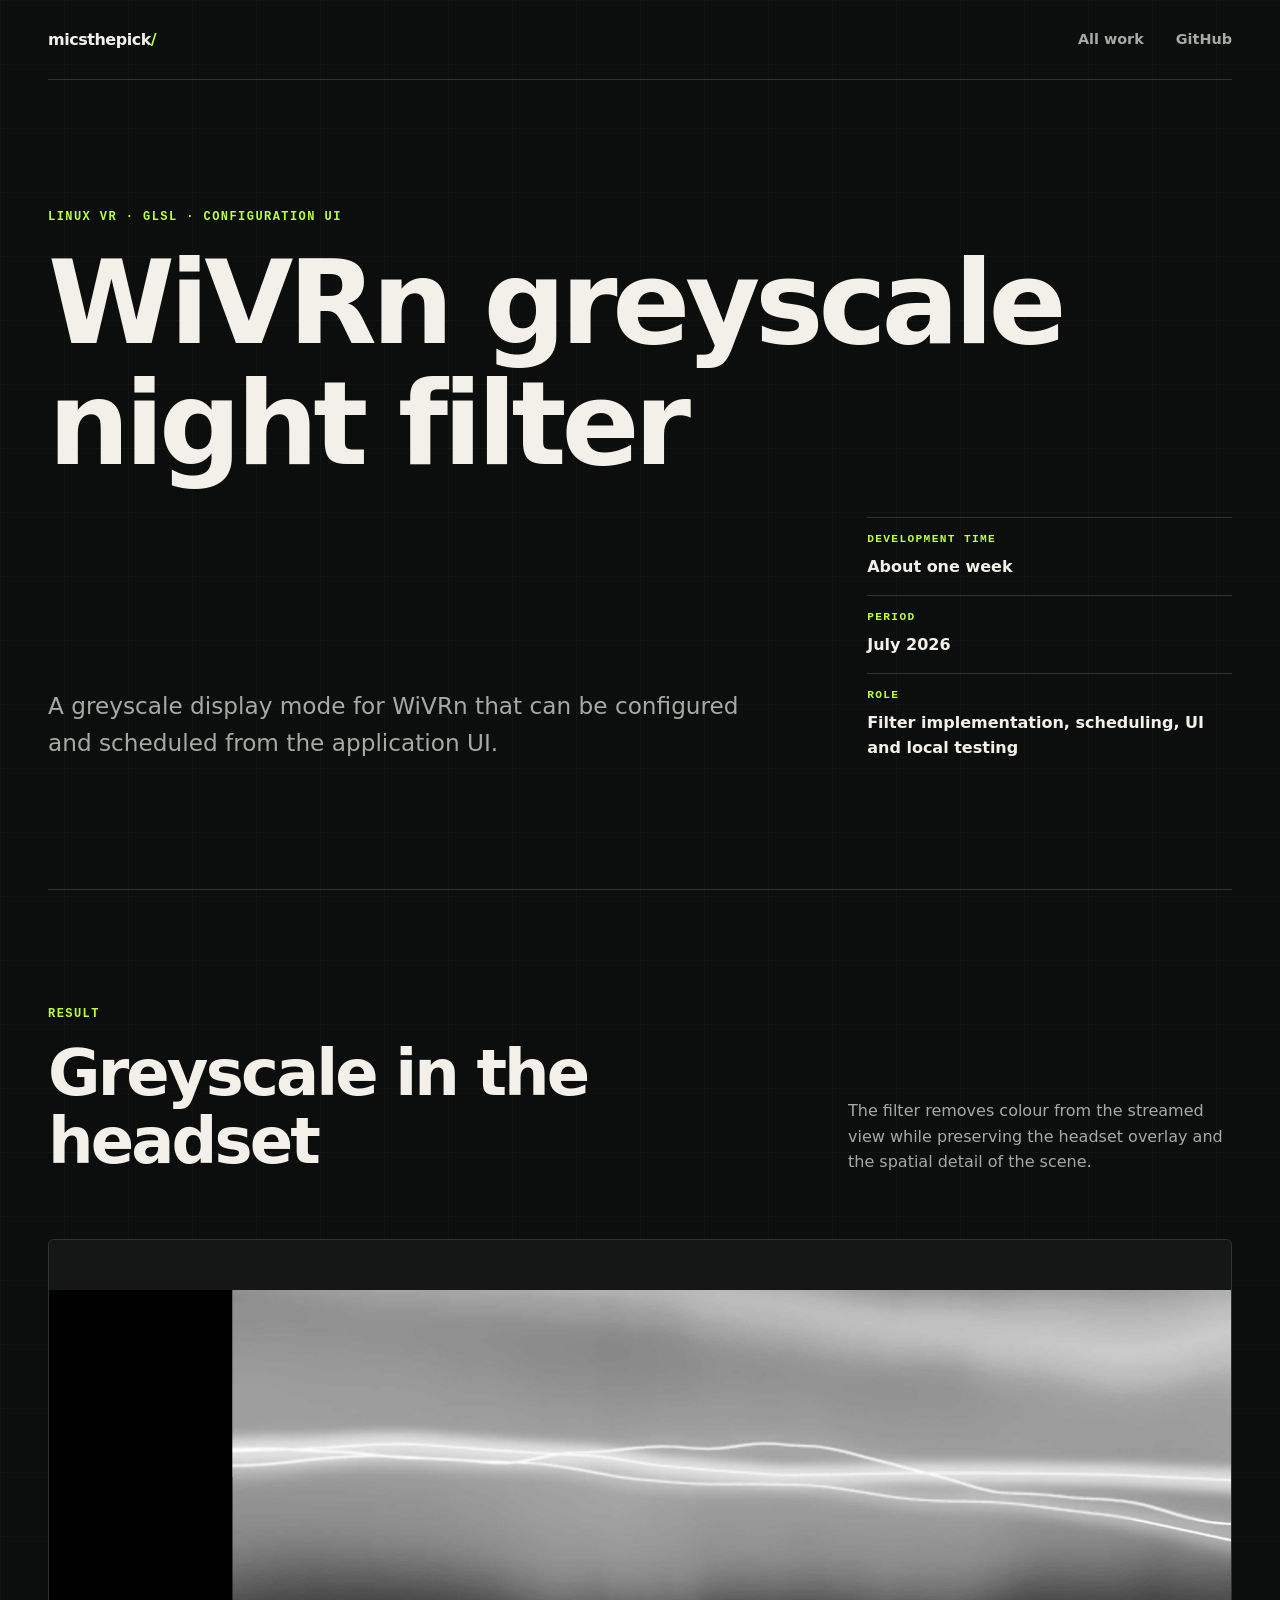
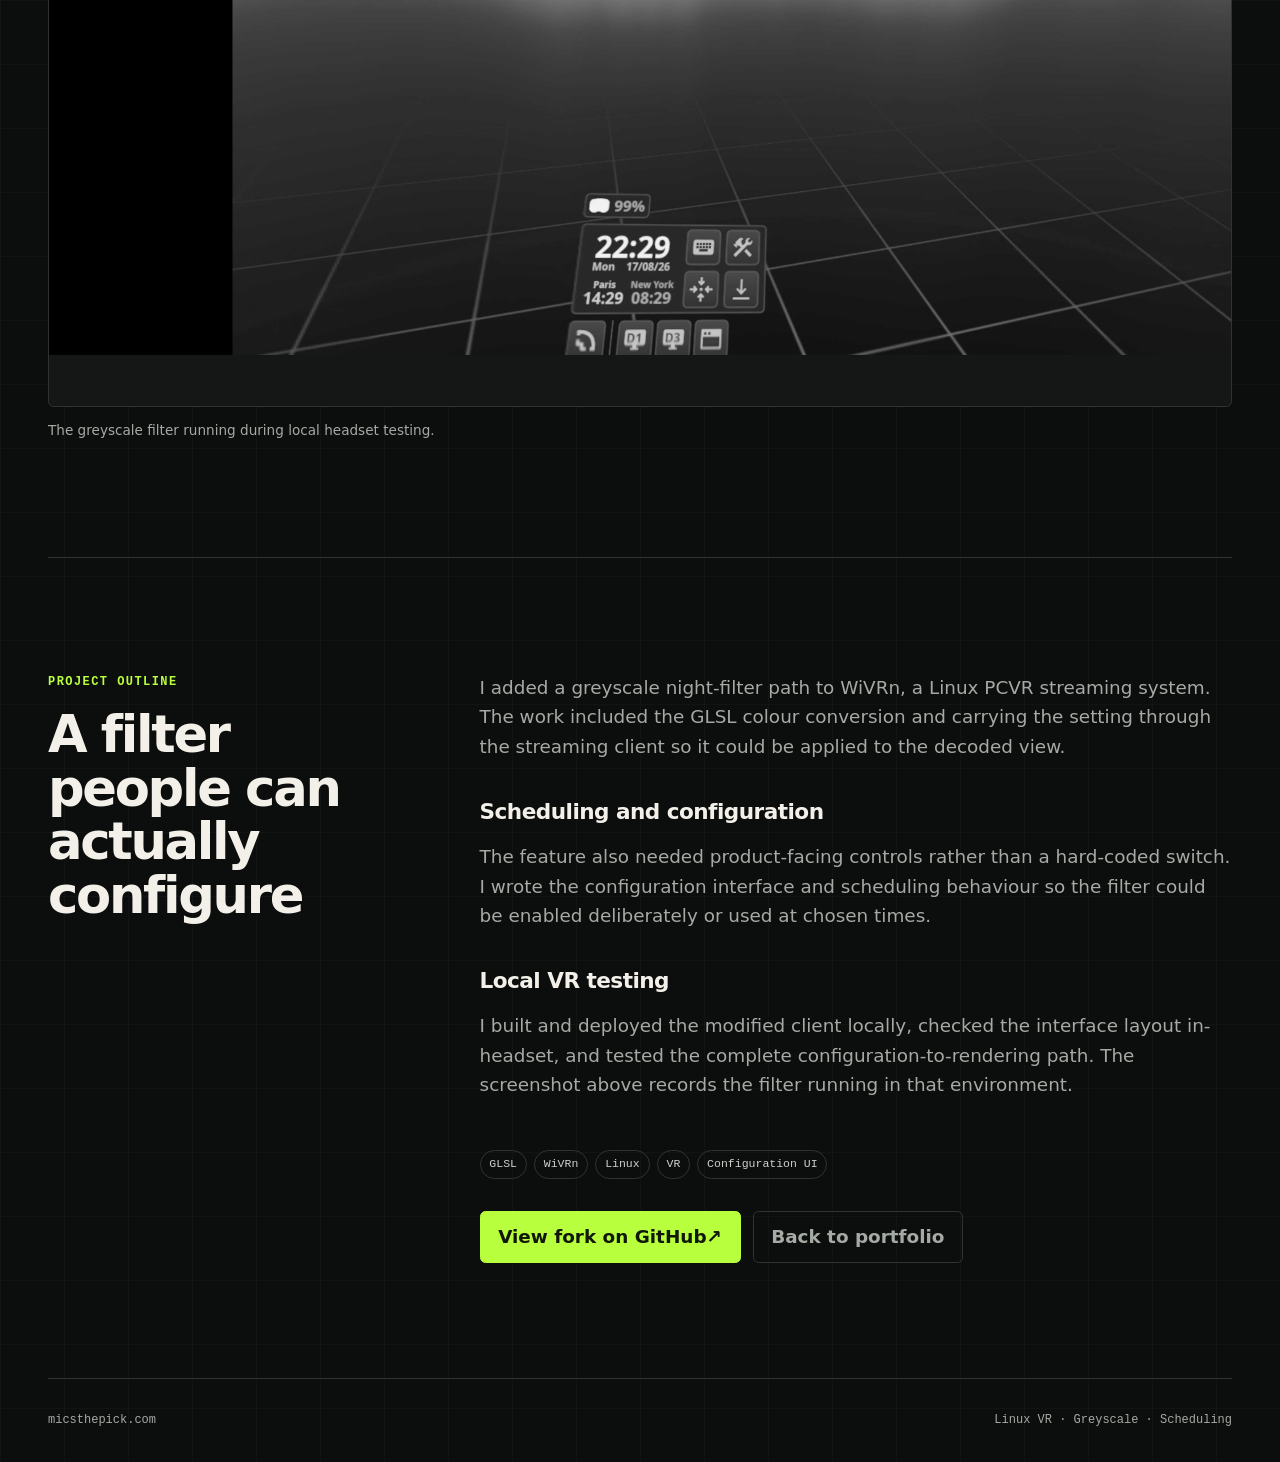
<file: projects/wivrn-greyscale/index.html>
<!doctype html>
<html lang="en">
<head>
  <meta charset="utf-8">
  <meta name="viewport" content="width=device-width, initial-scale=1">
  <meta name="description" content="A scheduled greyscale night filter for WiVRn, with configuration UI and local VR testing.">
  <meta name="color-scheme" content="dark">
  <title>WiVRn greyscale night filter — micsthepick</title>
  <link rel="stylesheet" href="/styles.css">
</head>
<body>
  <a class="skip-link" href="#main">Skip to content</a>
  <header class="site-header">
    <a class="wordmark" href="/" aria-label="micsthepick home">micsthepick<span aria-hidden="true">/</span></a>
    <nav aria-label="Project navigation"><a href="/#work">All work</a><a href="https://github.com/micsthepick/WiVRn">GitHub</a></nav>
  </header>
  <main id="main">
    <header class="case-header">
      <p class="eyebrow">Linux VR · GLSL · Configuration UI</p>
      <h1>WiVRn greyscale night filter</h1>
      <div class="case-intro">
        <p class="case-summary">A greyscale display mode for WiVRn that can be configured and scheduled from the application UI.</p>
        <dl class="case-facts">
          <div><dt>Development time</dt><dd>About one week</dd></div>
          <div><dt>Period</dt><dd>July 2026</dd></div>
          <div><dt>Role</dt><dd>Filter implementation, scheduling, UI and local testing</dd></div>
        </dl>
      </div>
    </header>
    <section class="section" aria-labelledby="result-title">
      <div class="section-heading">
        <div><p class="eyebrow">Result</p><h2 id="result-title">Greyscale in the headset</h2></div>
        <p>The filter removes colour from the streamed view while preserving the headset overlay and the spatial detail of the scene.</p>
      </div>
      <figure class="case-media">
        <img src="/assets/projects/wivrn-greyscale/greyscale-filter.png" width="3840" height="2160" alt="Greyscale view inside a VR headset showing a misty horizon, floor grid and headset status overlay">
        <figcaption>The greyscale filter running during local headset testing.</figcaption>
      </figure>
    </section>
    <section class="section case-content" aria-labelledby="project-title">
      <div><p class="eyebrow">Project outline</p><h2 id="project-title">A filter people can actually configure</h2></div>
      <div class="case-prose">
        <p>I added a greyscale night-filter path to WiVRn, a Linux PCVR streaming system. The work included the GLSL colour conversion and carrying the setting through the streaming client so it could be applied to the decoded view.</p>
        <h3>Scheduling and configuration</h3>
        <p>The feature also needed product-facing controls rather than a hard-coded switch. I wrote the configuration interface and scheduling behaviour so the filter could be enabled deliberately or used at chosen times.</p>
        <h3>Local VR testing</h3>
        <p>I built and deployed the modified client locally, checked the interface layout in-headset, and tested the complete configuration-to-rendering path. The screenshot above records the filter running in that environment.</p>
        <ul class="tags" aria-label="Technologies"><li>GLSL</li><li>WiVRn</li><li>Linux</li><li>VR</li><li>Configuration UI</li></ul>
        <div class="case-links"><a class="button button-primary" href="https://github.com/micsthepick/WiVRn">View fork on GitHub <span aria-hidden="true">↗</span></a><a class="button" href="/">Back to portfolio</a></div>
      </div>
    </section>
  </main>
  <footer class="site-footer"><span>micsthepick.com</span><span>Linux VR · Greyscale · Scheduling</span></footer>
</body>
</html>
</file>
<file: styles.css>
:root {
  color-scheme: dark;
  --bg: #0c0d0d;
  --surface: #151717;
  --surface-hover: #1b1e1d;
  --text: #f2f0e8;
  --muted: #a5aaa4;
  --line: #303431;
  --accent: #b8ff3d;
  --accent-ink: #111807;
  --max-width: 76rem;
  --gutter: clamp(1rem, 4vw, 3rem);
  --radius: 0.35rem;
}

*,
*::before,
*::after {
  box-sizing: border-box;
}

html {
  scroll-behavior: smooth;
}

body {
  min-width: 18rem;
  margin: 0;
  background:
    linear-gradient(rgba(255, 255, 255, 0.025) 1px, transparent 1px),
    linear-gradient(90deg, rgba(255, 255, 255, 0.025) 1px, transparent 1px),
    var(--bg);
  background-size: 4rem 4rem;
  color: var(--text);
  font-family: Inter, ui-sans-serif, system-ui, -apple-system, BlinkMacSystemFont, "Segoe UI", sans-serif;
  font-size: 1rem;
  line-height: 1.6;
}

a {
  color: inherit;
  text-decoration-thickness: 0.08em;
  text-underline-offset: 0.2em;
}

a:focus-visible {
  outline: 0.2rem solid var(--accent);
  outline-offset: 0.25rem;
}

.skip-link {
  position: fixed;
  z-index: 10;
  top: 0.75rem;
  left: 0.75rem;
  padding: 0.6rem 0.9rem;
  translate: 0 -200%;
  background: var(--accent);
  color: var(--accent-ink);
  font-weight: 700;
}

.skip-link:focus {
  translate: 0;
}

.site-header,
main,
.site-footer {
  width: min(100% - (2 * var(--gutter)), var(--max-width));
  margin-inline: auto;
}

.site-header {
  display: flex;
  align-items: center;
  justify-content: space-between;
  min-height: 5rem;
  border-bottom: 1px solid var(--line);
}

.wordmark {
  font-weight: 800;
  letter-spacing: -0.03em;
  text-decoration: none;
}

.wordmark span {
  color: var(--accent);
}

nav {
  display: flex;
  gap: clamp(0.75rem, 3vw, 2rem);
}

nav a {
  color: var(--muted);
  font-size: 0.9rem;
  font-weight: 650;
  text-decoration: none;
}

nav a:hover {
  color: var(--text);
}

.hero {
  display: grid;
  align-content: center;
  min-height: min(46rem, calc(100svh - 5rem));
  padding-block: clamp(5rem, 13vw, 10rem);
}

.eyebrow,
.project-number,
.destination-type {
  margin: 0 0 1rem;
  color: var(--accent);
  font-family: ui-monospace, SFMono-Regular, Consolas, monospace;
  font-size: 0.75rem;
  font-weight: 700;
  letter-spacing: 0.12em;
  text-transform: uppercase;
}

h1,
h2,
h3,
p {
  text-wrap: pretty;
}

h1,
h2,
h3 {
  margin-top: 0;
  line-height: 1.05;
  letter-spacing: -0.045em;
}

h1 {
  max-width: 12ch;
  margin-bottom: 2rem;
  font-size: clamp(3.2rem, 9vw, 7.5rem);
}

h1 span {
  color: var(--muted);
}

.hero-copy {
  max-width: 45rem;
  margin: 0;
  color: var(--muted);
  font-size: clamp(1.05rem, 2vw, 1.35rem);
}

.hero-actions {
  display: flex;
  flex-wrap: wrap;
  gap: 0.75rem;
  margin-top: 2.25rem;
}

.button {
  display: inline-flex;
  align-items: center;
  justify-content: center;
  min-height: 3rem;
  padding: 0.65rem 1.1rem;
  border: 1px solid var(--line);
  border-radius: var(--radius);
  font-weight: 750;
  text-decoration: none;
}

.button:hover {
  background: var(--surface-hover);
}

.button-primary {
  border-color: var(--accent);
  background: var(--accent);
  color: var(--accent-ink);
}

.button-primary:hover {
  background: #c7ff65;
}

.section {
  padding-block: clamp(4rem, 9vw, 8rem);
  border-top: 1px solid var(--line);
  scroll-margin-top: 1rem;
}

.section-heading {
  display: grid;
  grid-template-columns: minmax(0, 2fr) minmax(15rem, 1fr);
  gap: 2rem;
  align-items: end;
  margin-bottom: clamp(2rem, 5vw, 4rem);
}

.section-heading h2,
.about h2 {
  max-width: 16ch;
  margin-bottom: 0;
  font-size: clamp(2rem, 5vw, 4rem);
}

.section-heading > p {
  margin: 0;
  color: var(--muted);
}

.project-grid {
  display: grid;
  grid-template-columns: repeat(auto-fit, minmax(min(100%, 20rem), 1fr));
  gap: 1rem;
}

.project-card {
  display: flex;
  flex-direction: column;
  min-height: 25rem;
  padding: clamp(1.4rem, 3vw, 2.25rem);
  border: 1px solid var(--line);
  border-radius: var(--radius);
  background: var(--surface);
  text-decoration: none;
  transition: border-color 160ms ease, translate 160ms ease;
}

.project-card:hover {
  border-color: var(--accent);
  translate: 0 -0.25rem;
}

.project-card h3 {
  margin-bottom: 1.25rem;
  font-size: clamp(1.6rem, 3vw, 2.15rem);
}

.project-card > p:not(.project-number) {
  margin: 0;
  color: var(--muted);
}

.tags {
  display: flex;
  flex-wrap: wrap;
  gap: 0.45rem;
  margin: auto 0 0;
  padding: 2rem 0 0;
  list-style: none;
}

.project-link {
  margin-top: 1.5rem;
  font-weight: 750;
}

.tags li {
  padding: 0.25rem 0.55rem;
  border: 1px solid var(--line);
  border-radius: 10rem;
  color: #cdd0cb;
  font-family: ui-monospace, SFMono-Regular, Consolas, monospace;
  font-size: 0.72rem;
}

.destination-grid {
  display: grid;
  grid-template-columns: repeat(auto-fit, minmax(min(100%, 20rem), 1fr));
  gap: 1rem;
}

.destination-card {
  display: flex;
  flex-direction: column;
  min-height: 22rem;
  padding: clamp(1.5rem, 4vw, 3rem);
  border: 1px solid var(--line);
  border-radius: var(--radius);
  background: var(--surface);
  text-decoration: none;
  transition: border-color 160ms ease, translate 160ms ease;
}

.destination-card:hover {
  border-color: var(--accent);
  translate: 0 -0.25rem;
}

.destination-card strong {
  display: block;
  margin-bottom: 1.25rem;
  font-size: clamp(2rem, 5vw, 3.75rem);
  line-height: 1;
  letter-spacing: -0.05em;
}

.destination-card > span:not(.destination-type, .destination-link) {
  max-width: 30rem;
  color: var(--muted);
}

.destination-link {
  margin-top: auto;
  padding-top: 2rem;
  font-weight: 750;
}

.about-layout {
  display: grid;
  grid-template-columns: minmax(0, 1fr) minmax(18rem, 1fr);
  gap: clamp(2rem, 8vw, 8rem);
}

.about-layout > div {
  color: var(--muted);
  font-size: clamp(1rem, 2vw, 1.2rem);
}

.about-layout > div p:first-child {
  margin-top: 0;
}

.text-link {
  display: inline-block;
  margin-top: 1rem;
  color: var(--text);
  font-weight: 750;
}

.site-footer {
  display: flex;
  justify-content: space-between;
  gap: 1rem;
  padding-block: 2rem;
  border-top: 1px solid var(--line);
  color: var(--muted);
  font-family: ui-monospace, SFMono-Regular, Consolas, monospace;
  font-size: 0.75rem;
}

.case-header {
  padding-block: clamp(4rem, 10vw, 8rem);
}

.case-header h1 {
  max-width: 13ch;
}

.case-intro {
  display: grid;
  grid-template-columns: minmax(0, 2fr) minmax(16rem, 1fr);
  gap: clamp(2rem, 7vw, 6rem);
  align-items: end;
}

.case-summary {
  max-width: 46rem;
  margin: 0;
  color: var(--muted);
  font-size: clamp(1.1rem, 2.2vw, 1.45rem);
}

.case-facts {
  display: grid;
  gap: 1rem;
  margin: 0;
}

.case-facts div {
  padding-top: 0.8rem;
  border-top: 1px solid var(--line);
}

.case-facts dt {
  color: var(--accent);
  font-family: ui-monospace, SFMono-Regular, Consolas, monospace;
  font-size: 0.7rem;
  font-weight: 700;
  letter-spacing: 0.12em;
  text-transform: uppercase;
}

.case-facts dd {
  margin: 0.3rem 0 0;
  font-weight: 700;
}

.case-media {
  min-width: 0;
  max-width: 100%;
  margin: 0;
}

.case-media video,
.case-media img {
  display: block;
  width: 100%;
  border: 1px solid var(--line);
  border-radius: var(--radius);
  background: var(--surface);
  object-fit: contain;
}

.case-media video {
  width: min(100%, 33.75rem);
  height: auto;
  aspect-ratio: 9 / 16;
  margin-inline: auto;
}

.case-media img {
  max-height: 48rem;
}

.case-media .portrait-media {
  width: min(100%, 22.125rem);
  height: auto;
  margin-inline: auto;
}

.case-media figcaption {
  max-width: 48rem;
  margin-top: 0.8rem;
  color: var(--muted);
  font-size: 0.85rem;
}

.case-content {
  display: grid;
  grid-template-columns: minmax(12rem, 0.7fr) minmax(0, 1.6fr);
  gap: clamp(2rem, 8vw, 8rem);
}

.case-content h2 {
  margin-bottom: 0;
  font-size: clamp(2rem, 4vw, 3.5rem);
}

.case-prose {
  color: var(--muted);
  font-size: clamp(1rem, 1.5vw, 1.15rem);
}

.case-prose > :first-child {
  margin-top: 0;
}

.case-prose h3 {
  margin: 2.5rem 0 0.75rem;
  color: var(--text);
  font-size: 1.35rem;
  letter-spacing: -0.025em;
}

.case-links {
  display: flex;
  flex-wrap: wrap;
  gap: 0.75rem;
  margin-top: 2rem;
}

@media (max-width: 43rem) {
  .site-header {
    align-items: flex-start;
    padding-block: 1.25rem;
  }

  nav {
    flex-wrap: wrap;
    justify-content: flex-end;
  }

  .hero {
    min-height: auto;
  }

  .section-heading,
  .about-layout,
  .destination-grid,
  .case-intro,
  .case-content {
    grid-template-columns: 1fr;
  }

  .project-card {
    min-height: 22rem;
  }

  .destination-card {
    min-height: 18rem;
  }

  .site-footer {
    flex-direction: column;
  }
}

@media (max-width: 25rem) {
  .site-header {
    display: block;
  }

  nav {
    justify-content: flex-start;
    margin-top: 0.75rem;
  }

  .hero-actions {
    display: grid;
  }
}

@media (prefers-reduced-motion: reduce) {
  html {
    scroll-behavior: auto;
  }

  .destination-card {
    transition: none;
  }

  .project-card {
    transition: none;
  }
}
</file>
